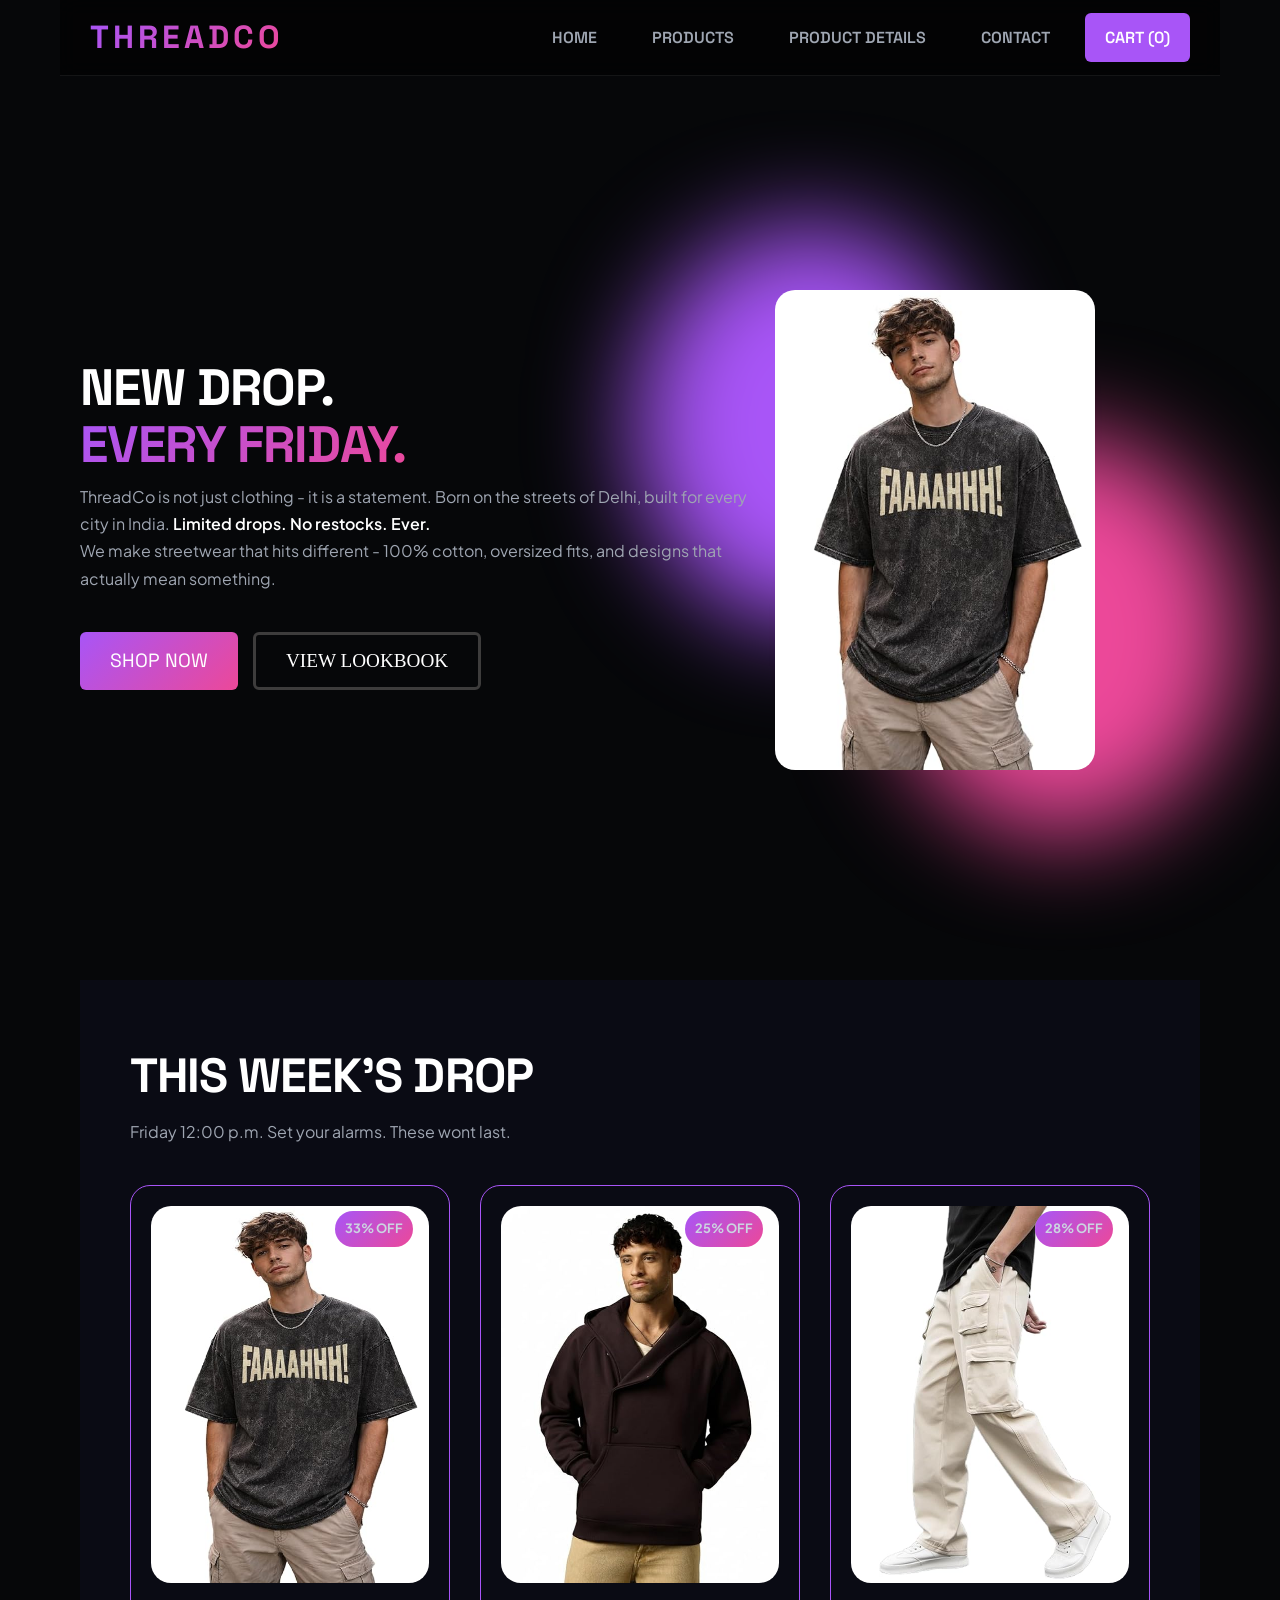
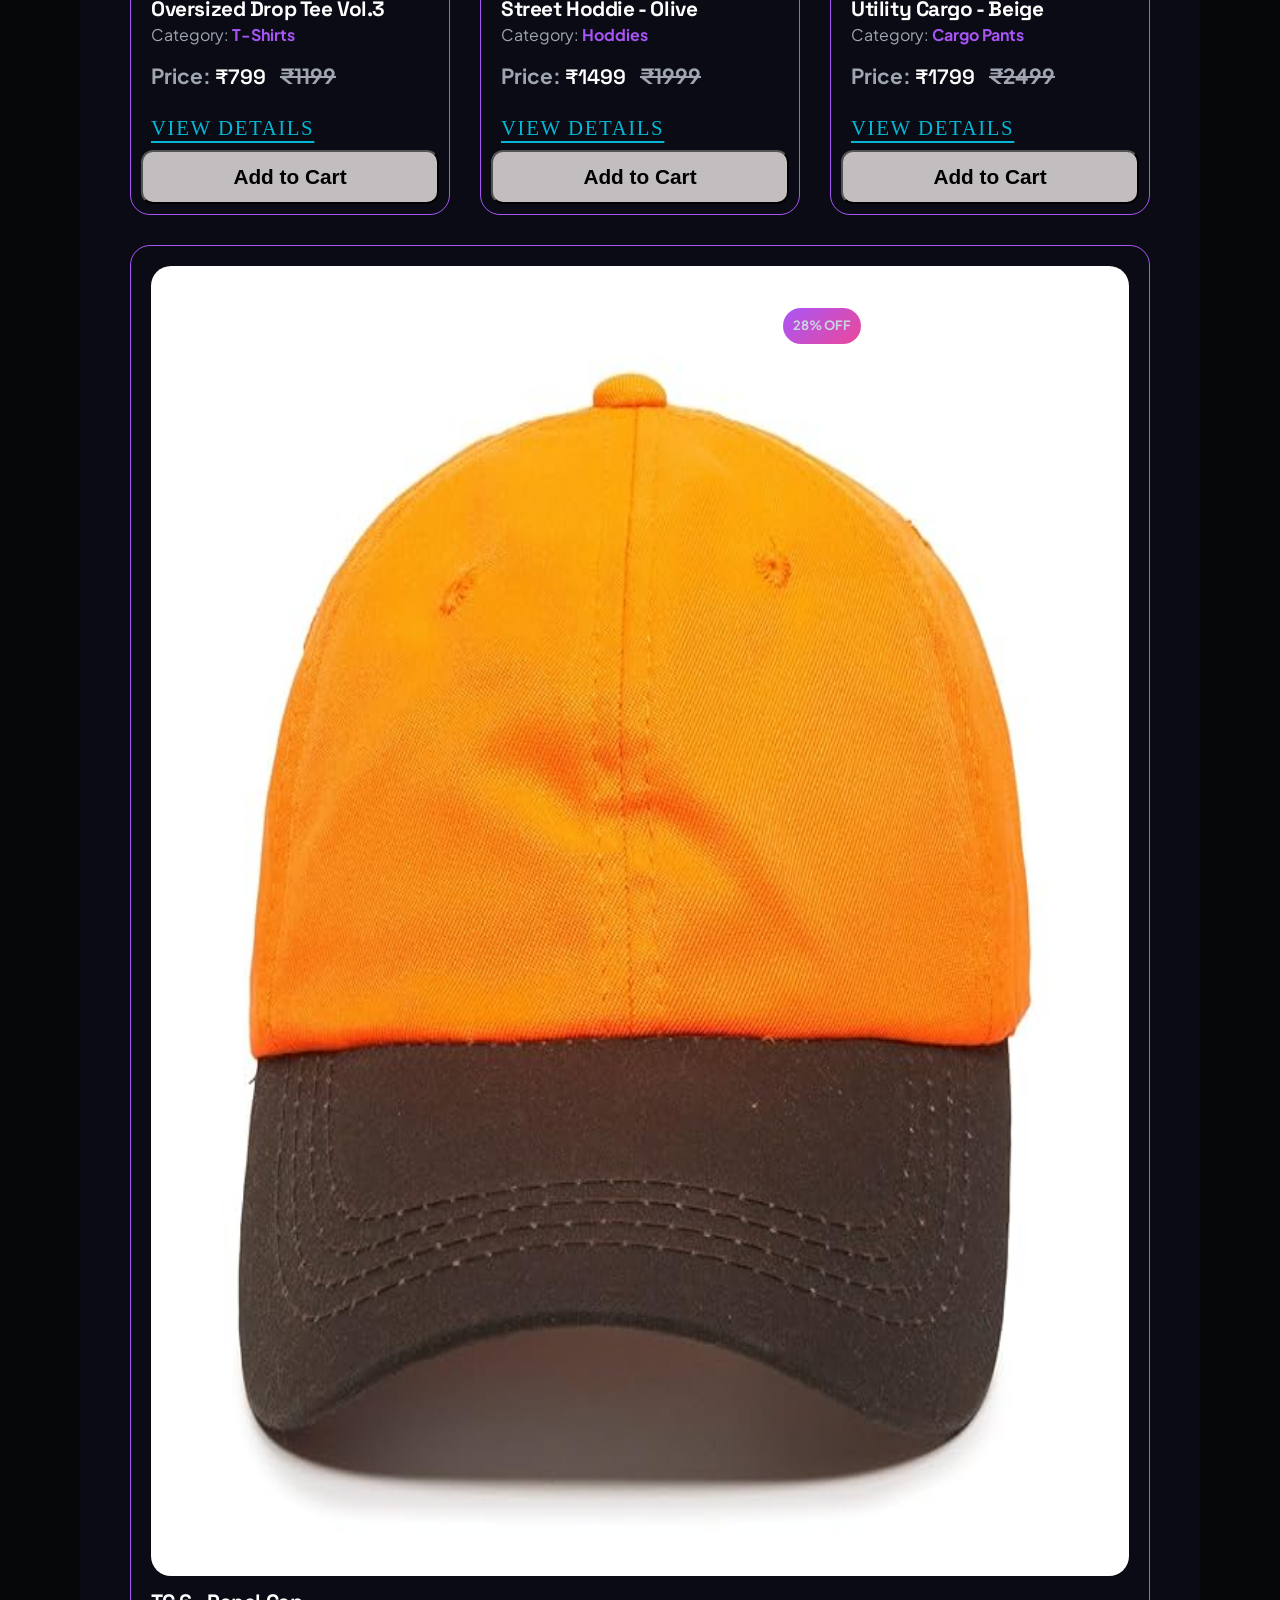
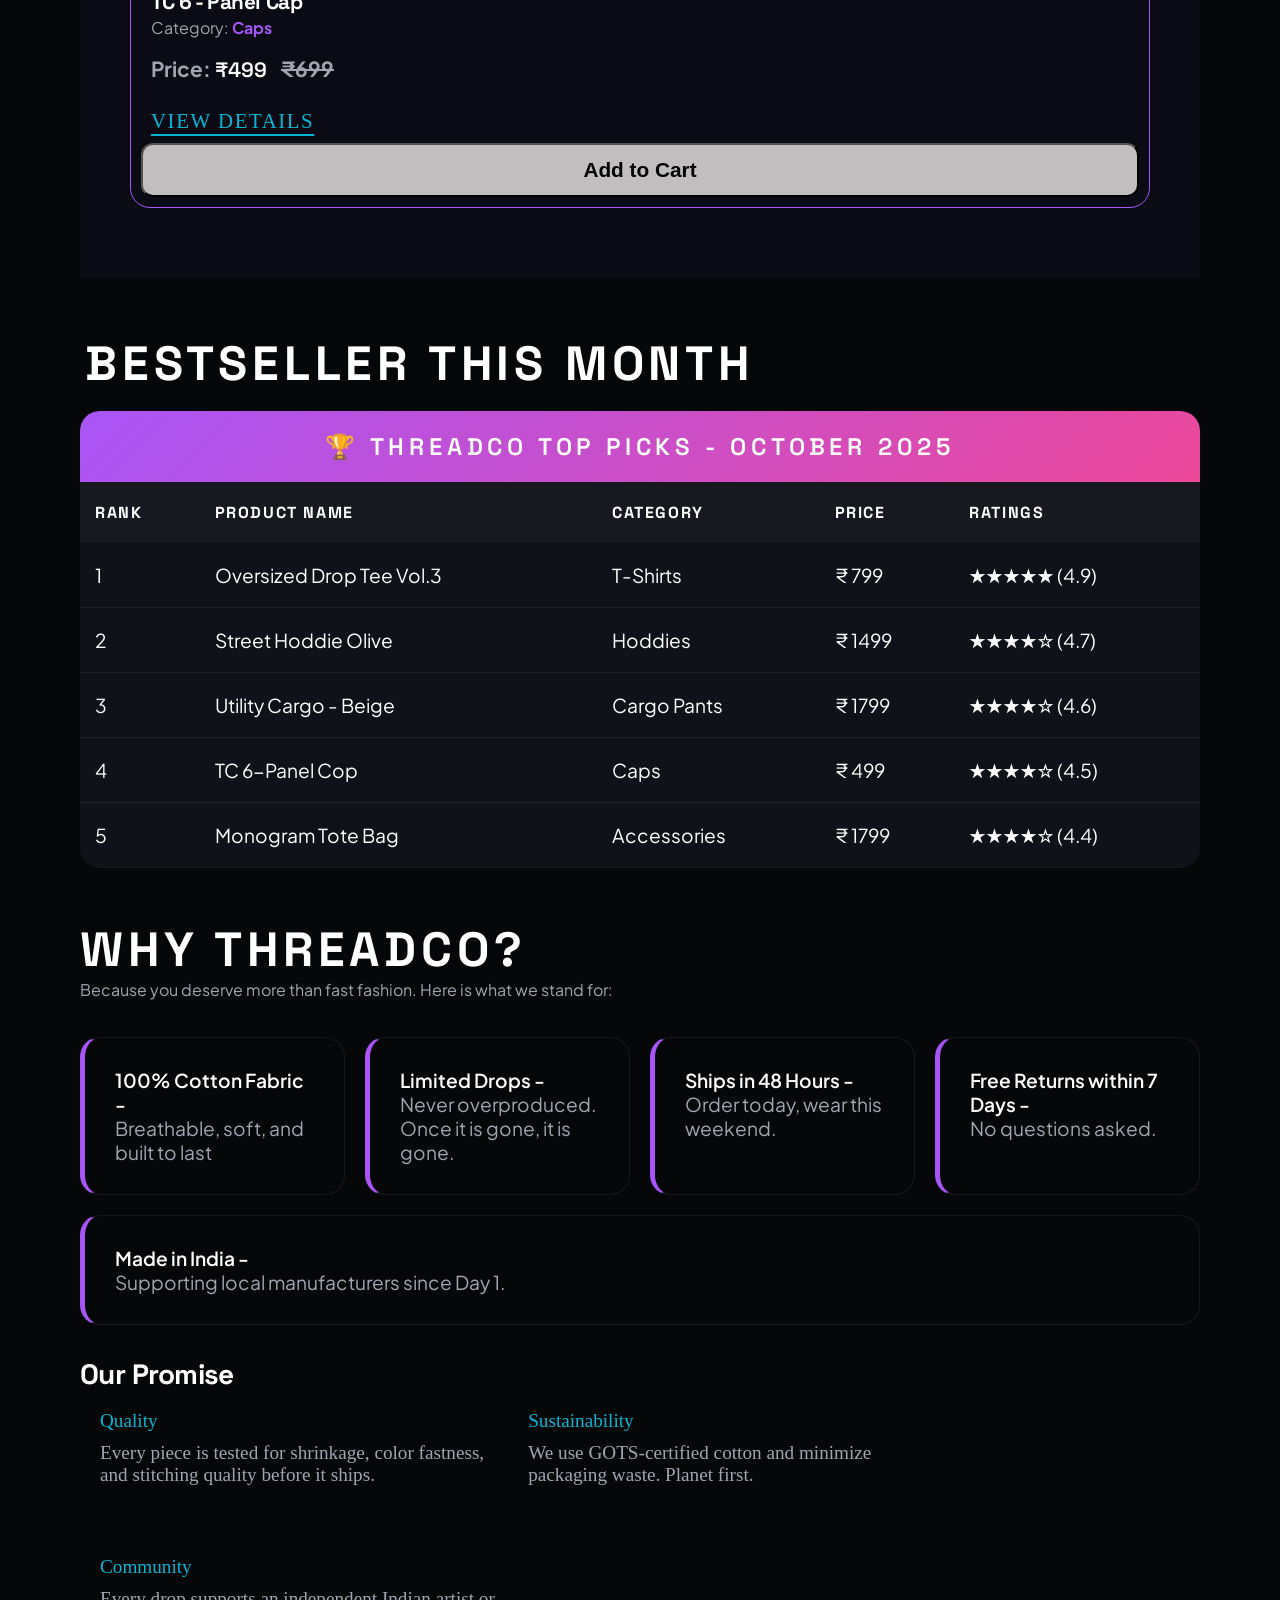
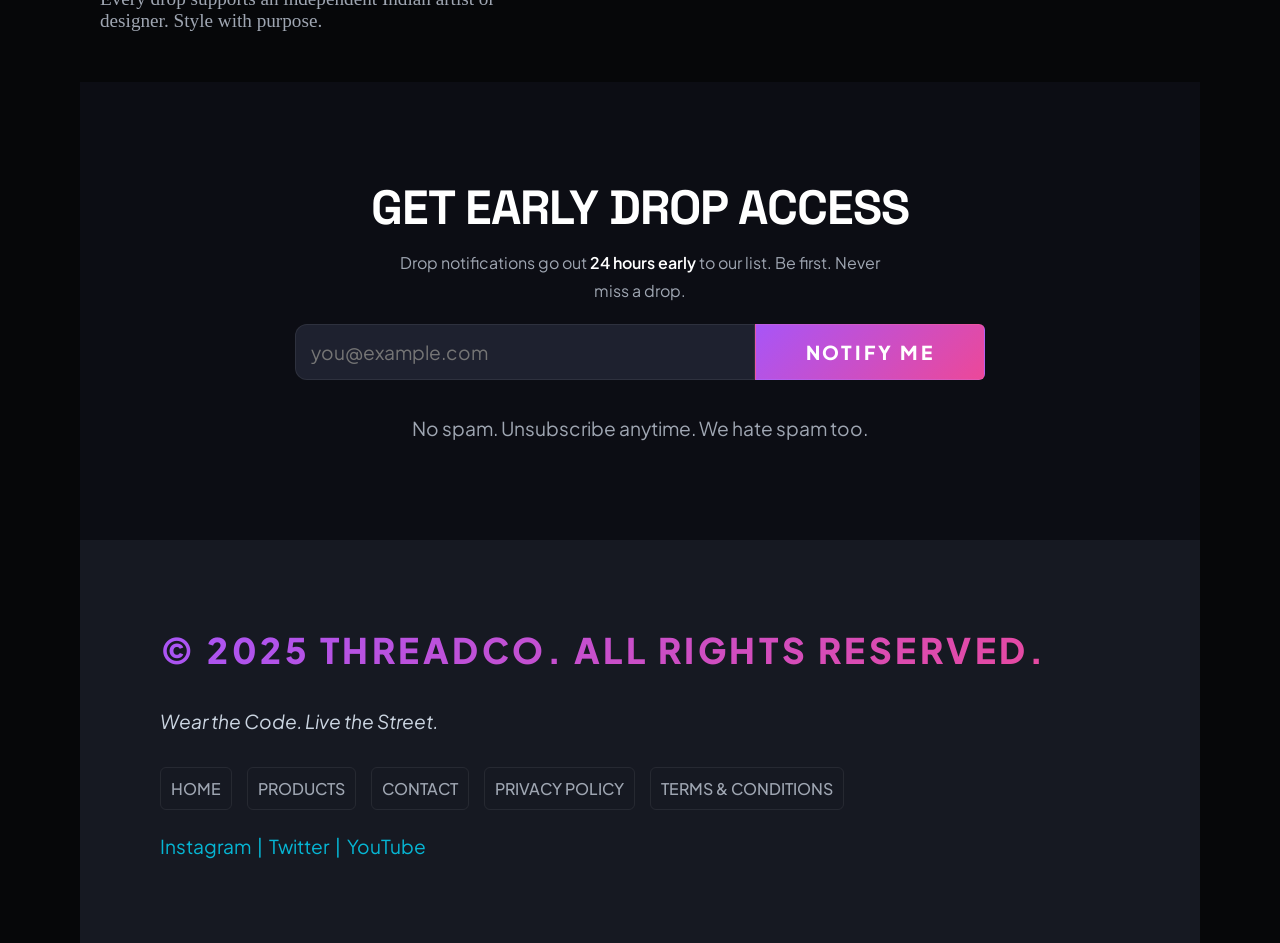
<file: index.html>
<!DOCTYPE html>
<html lang="en">

<head>
    <meta charset="UTF-8">
    <meta name="viewport" content="width=device-width, initial-scale=1.0">
    <title>ThreadCo - Wear the Code. Live the Street</title>
    <link rel="stylesheet" href="style.css">
</head>

<body>
    <header>
        <h1>ThreadCo</h1>
        <nav>
            <ul>
                <li><a href="index.html">Home</a></li>
                <li><a href="product.html">Products</a></li>
                <li><a href="productDetails.html">Product Details</a></li>
                <li><a href="Contact.html">Contact</a></li>
                <li><a href="" id="cart">Cart (0)</a></li>
            </ul>
        </nav>
    </header>

    <main>
        <section id="hero">
            <div class="left-hero">
                <h2>New Drop. <br> <span id="design">Every Friday.</span></h2>
                <p>ThreadCo is not just clothing - it is a statement. Born on the streets of Delhi, built for every
                    city
                    in India. <strong>Limited drops. No restocks. Ever.</strong><br> We make streetwear that hits
                    different
                    - 100% cotton, oversized fits, and designs that actually mean something.</p>

                <p>
                <div id="cta">
                    <a href="" id="adesign">Shop Now</a><a href="" id="adesign2">View Lookbook</a>
                </div>
                </p>

            </div>
            <div class="right-hero">
                <div class="glow orb1"></div>
                <div class="glow orb2"></div>
                <div class="right-hero-image">
                    <img src="product 1.jpg" alt="">
                </div>
                
            </div>
        </section>

        <section id="week-drop">

            <h2>This Week's Drop</h2>
            <p>Friday 12:00 p.m. Set your alarms. These wont last.</p>

            <div class="cards">
                <article>
                    <!-- Product 1 -->
                    <figure>
                        <img src="product 1.jpg" alt="" width="300px" height="500px">
                        <figcaption>Oversized Drop Tee Vol.3</figcaption>
                    </figure>

                    <h3>Oversized Drop Tee Vol.3</h3>

                    <p>Category: <span>T-Shirts</span></p>
                    <p>Price: <strong>&#8377;799</strong> <s>&#8377;1199</s></p>
                    <p><mark>33% OFF</mark></p>

                    <a href="">View Details</a>
                    <button type="submit">Add to Cart</button>
                </article>

                <article>
                    <!-- Product 2 -->
                    <figure>
                        <img src="product 2.jpg" alt="" width="300px" height="500px">
                        <figcaption>Street Hoddie - Olive</figcaption>
                    </figure>

                    <h3>Street Hoddie - Olive</h3>

                    <p>Category: <span>Hoddies</span></p>
                    <p>Price: <strong>&#8377;1499</strong> <s>&#8377;1999</s></p>
                    <p><mark>25% OFF</mark></p>

                    <a href="">View Details</a>
                    <button type="submit">Add to Cart</button>
                </article>

                <article>
                    <!-- Product 3 -->
                    <figure>
                        <img src="product 3.jpg" alt="" width="300px" height="500px">
                        <figcaption>Utility Cargo - Beige</figcaption>
                    </figure>

                    <h3>Utility Cargo - Beige</h3>

                    <p>Category: <span>Cargo Pants</span></p>
                    <p>Price: <strong>&#8377;1799</strong> <s>&#8377;2499</s></p>
                    <p><mark>28% OFF</mark></p>

                    <a href="">View Details</a>
                    <button type="submit">Add to Cart</button>
                </article>

                <article>
                    <!-- Product 5 -->
                    <figure>
                        <img src="product 4.jpg" alt="" width="400px" height="500px">
                        <figcaption>TC 6 - Panel Cap</figcaption>
                    </figure>

                    <h3>TC 6 - Panel Cap</h3>

                    <p>Category: <span>Caps</span></p>
                    <p>Price: <strong>&#8377;499</strong> <s>&#8377;699</s></p>
                    <p><mark>28% OFF</mark></p>

                    <a href="">View Details</a>
                    <button type="submit">Add to Cart</button>
                </article>
            </div>
        </section>

        <section class="best-seller" id="best-seller-month">
            <h2>Bestseller This Month</h2>
            <table>
                <tr>
                    <th colspan="5" style="text-align: center;"><strong>🏆 ThreadCo Top Picks - October 2025</strong>
                    </th>
                </tr>

                <tr>
                    <th>Rank</th>
                    <th>Product Name</th>
                    <th>Category</th>
                    <th>Price</th>
                    <th>Ratings</th>
                </tr>

                <tr>
                    <td>1</td>
                    <td>Oversized Drop Tee Vol.3</td>
                    <td>T-Shirts</td>
                    <td>&#8377 799</td>
                    <td>&#9733;&#9733;&#9733;&#9733;&#9733; (4.9)</td>
                </tr>

                <tr>
                    <td>2</td>
                    <td>Street Hoddie Olive</td>
                    <td>Hoddies</td>
                    <td>&#8377 1499</td>
                    <td>&#9733;&#9733;&#9733;&#9733;&#9734; (4.7)</td>
                </tr>

                <tr>
                    <td>3</td>
                    <td>Utility Cargo - Beige</td>
                    <td>Cargo Pants</td>
                    <td>&#8377 1799</td>
                    <td>&#9733;&#9733;&#9733;&#9733;&#9734; (4.6)</td>
                </tr>

                <tr>
                    <td>4</td>
                    <td> TC 6-Panel Cop</td>
                    <td>Caps</td>
                    <td>&#8377 499</td>
                    <td>&#9733;&#9733;&#9733;&#9733;&#9734; (4.5)</td>
                </tr>

                <tr>
                    <td>5</td>
                    <td>Monogram Tote Bag</td>
                    <td>Accessories</td>
                    <td>&#8377 1799</td>
                    <td>&#9733;&#9733;&#9733;&#9733;&#9734; (4.4)</td>
                </tr>
            </table>
        </section>

        <section id="why-threadco">
            <h2>Why ThreadCo?</h2>
            <p>Because you deserve more than fast fashion. Here is what we stand for:</p>
            <ul>
                <li><strong>100% Cotton Fabric - <br></strong><span>Breathable, soft, and built to last</span></li>
                <li><strong>Limited Drops - <br></strong><span>Never overproduced. Once it is gone, it is
                        gone.</span></li>
                <li><strong>Ships in 48 Hours - <br></strong><span>Order today, wear this weekend.</span></li>
                <li><strong>Free Returns within 7 Days - <br></strong><span>No questions asked.</span></li>
                <li><strong>Made in India - <br></strong><span>Supporting local manufacturers since Day 1.</span>
                </li>
            </ul>

            <h3>Our Promise</h3>

            <dl>
                <div class="our-promise">
                    <dt>Quality</dt>
                    <dd>Every piece is tested for shrinkage, color fastness,<br> and stitching quality before it
                        ships.
                    </dd>
                </div>

                <div class="our-promise">
                    <dt>Sustainability</dt>
                    <dd>We use GOTS-certified cotton and minimize <br> packaging waste. Planet first.</dd>
                </div>

                <div class="our-promise">
                    <dt>Community</dt>
                    <dd>Every drop supports an independent Indian artist or <br> designer. Style with purpose.</dd>
                </div>
            </dl>
        </section>

        <section class="end-section">
            <h2>Get Early Drop Access</h2>
            <p>Drop notifications go out <strong>24 hours early</strong> to our list. Be first. Never miss a drop.
            </p>

            <div id="notify">
                <label for="email">Email</label>
                <input type="email" id="email" placeholder="you@example.com">
                <button type="submit">Notify me</button>
            </div>
            <br><br>
            <small>No spam. Unsubscribe anytime. We hate spam too.</small>

        </section>
    </main>

    <footer class="footer">
        <p>&copy; 2025 ThreadCo. All rights reserved.</p>
        <p><em>Wear the Code. Live the Street.</em></p>
        <nav>
            <ul>
                <li><a href="index.html">Home</a></li>
                <li><a href="product.html">Products</a></li>
                <li><a href="Contact.html">Contact</a></li>
                <li><a href="">Privacy Policy</a></li>
                <li><a href="">Terms & Conditions</a></li>
            </ul>

        </nav>

        <p><a href="">Instagram</a>&nbsp; |&nbsp; <a href="">Twitter</a>&nbsp; |&nbsp; <a href="">YouTube</a></p>

    </footer>
</body>

</html>
</file>
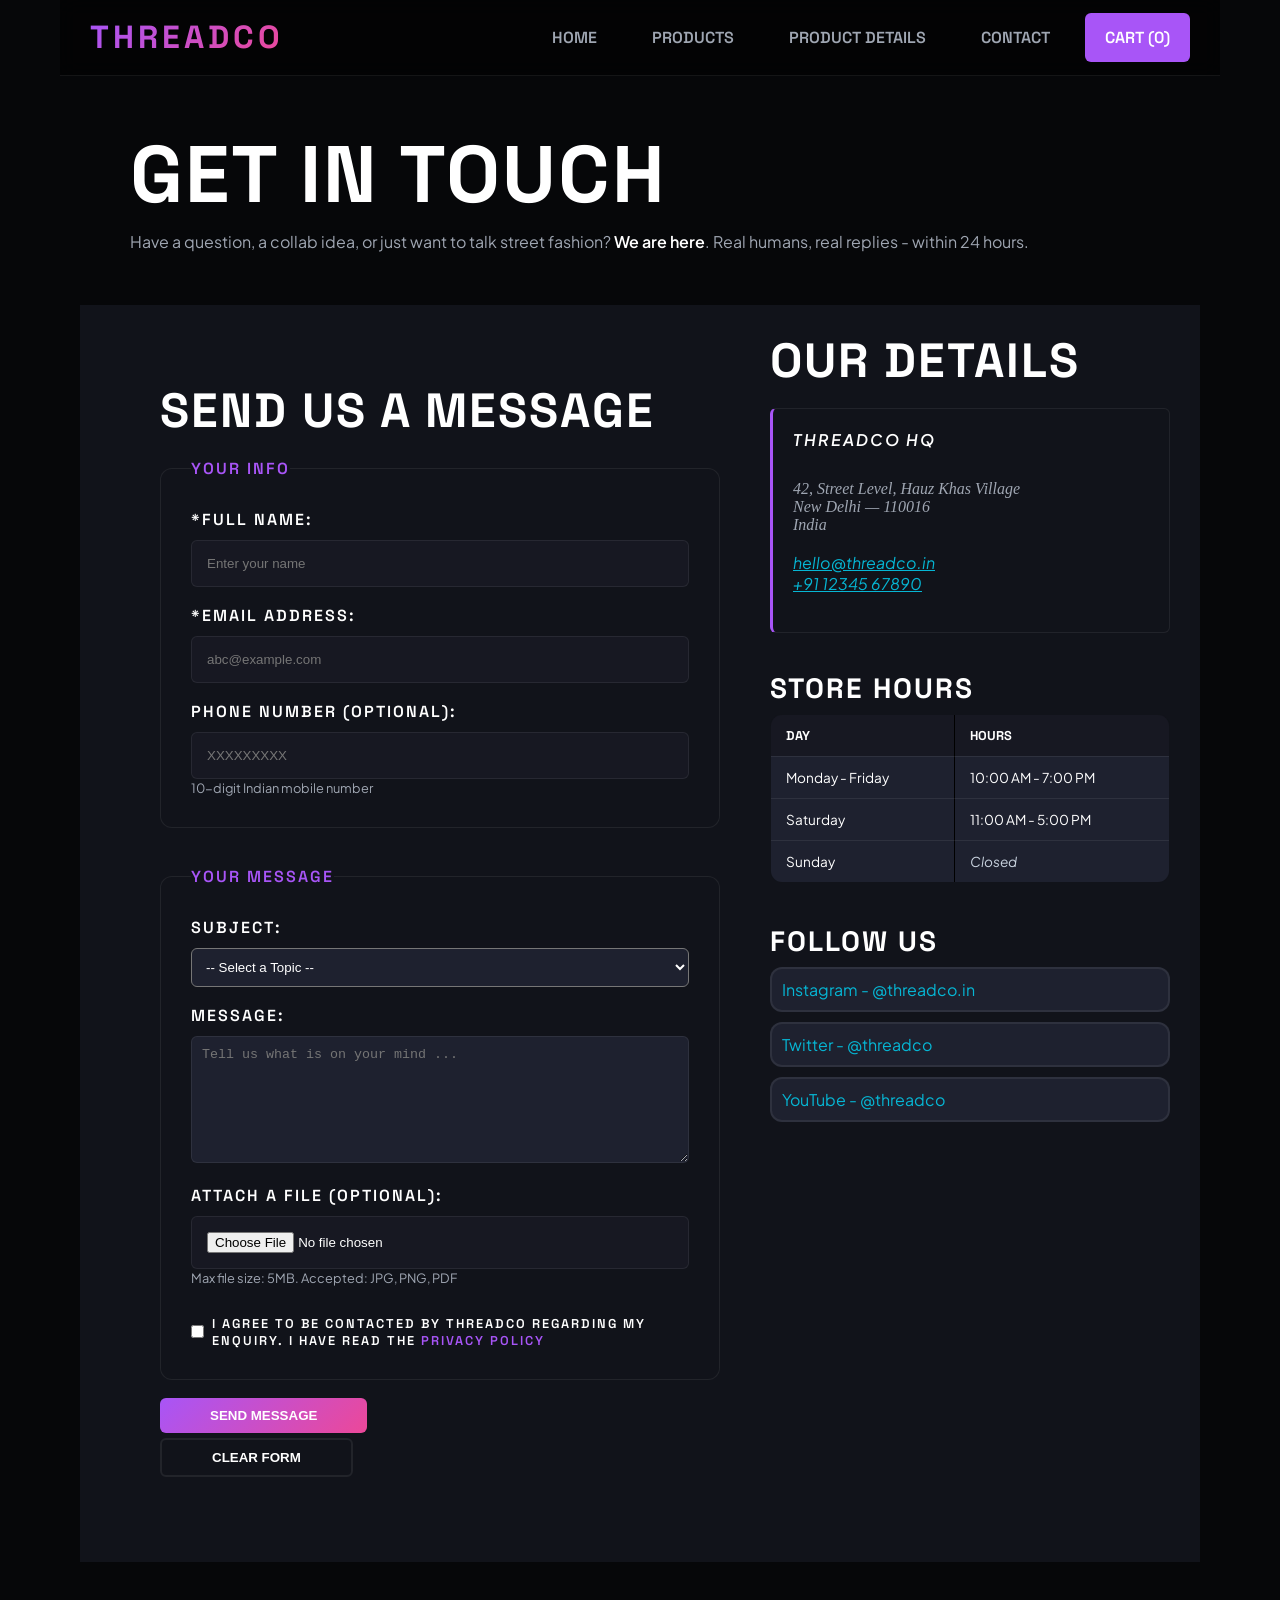
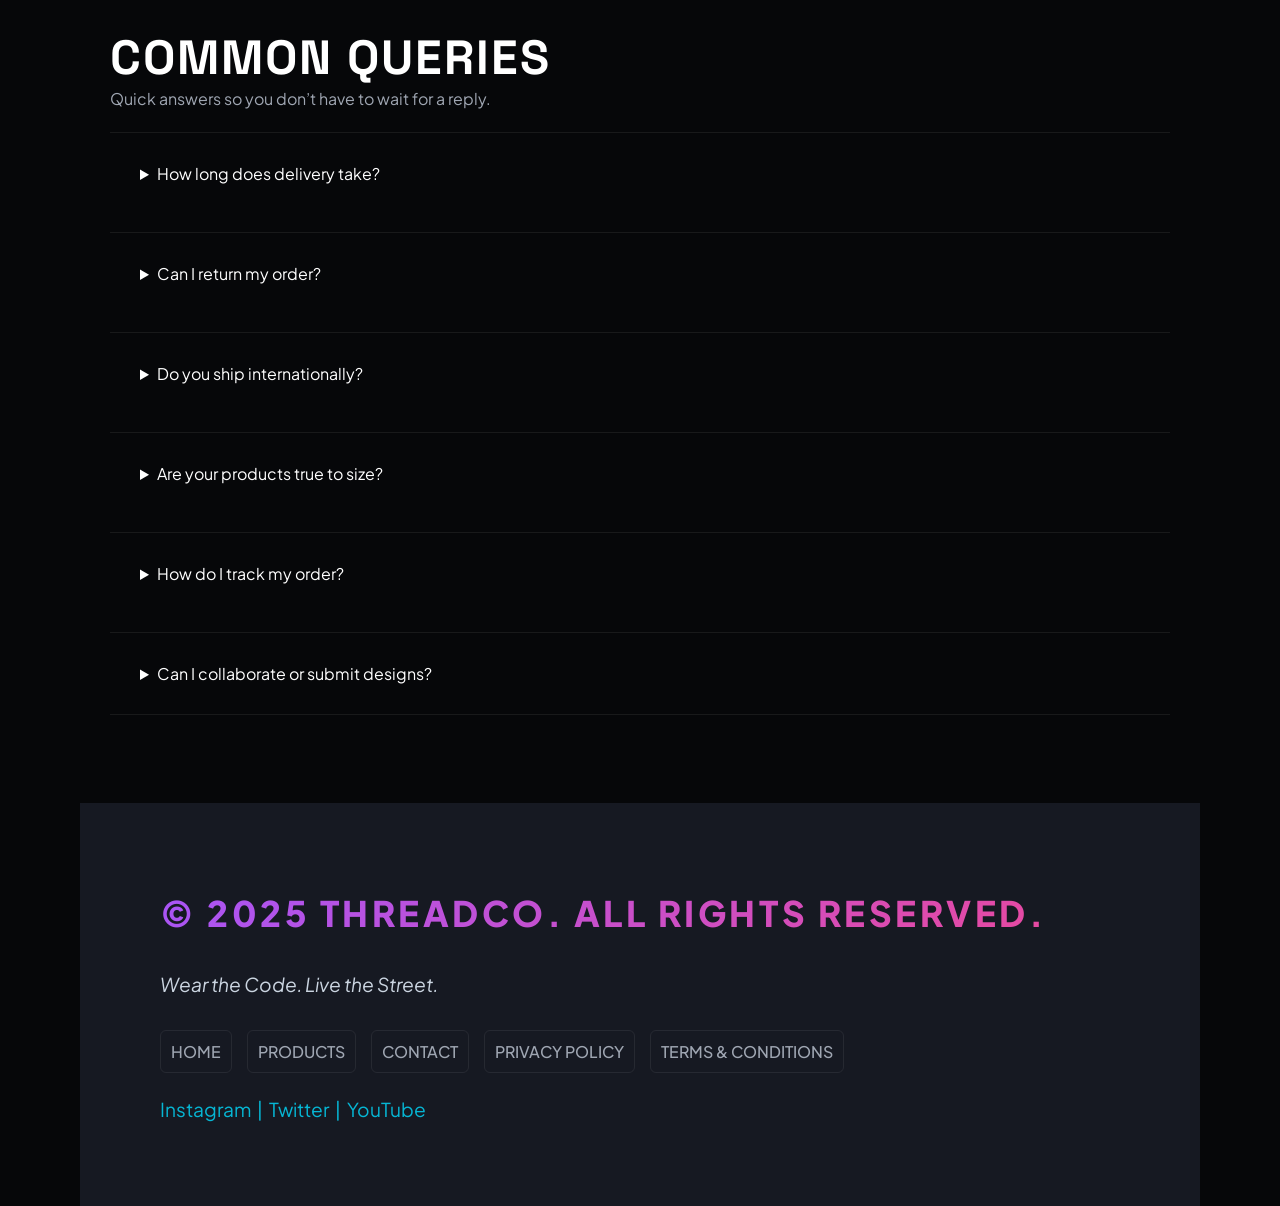
<file: Contact.html>
<!DOCTYPE html>
<html lang="en">

<head>
    <meta charset="UTF-8">
    <meta name="viewport" content="width=device-width, initial-scale=1.0">
    <title>ThreadCo - Contact</title>
    <link rel="stylesheet" href="style.css">
</head>
<style>
    table,
    tr,
    td,
    th {
        border: 1px solid black;
        border-collapse: collapse;
    }
</style>

<body>
    <header>
        <h1>ThreadCo</h1>
        <nav>
            <ul>
                <li><a href="index.html">Home</a></li>
                <li><a href="product.html">Products</a></li>
                <li><a href="productDetails.html">Product Details</a></li>
                <li><a href="Contact.html">Contact</a></li>
                <li><a href="" id="cart">Cart (0)</a></li>
            </ul>
        </nav>
    </header>

    <main>
        <section id="get-in-touch">
            <h2>Get in Touch</h2>
            <p>Have a question, a collab idea, or just want to talk street fashion? <strong>We are here</strong>.
                Real humans, real replies - within 24 hours.</p>
        </section>


        <div class="our-details">
            <section class="msg">
                <h2>Send Us a Message</h2>
                <form action="">
                    <fieldset>
                        <legend>Your Info</legend>

                        <label for="name">*Full Name: </label>
                        <input type="text" placeholder="Enter your name" id="name" required>
                        <br><br>

                        <label for="emails">*Email Address: </label>
                        <input type="email" id="emails" placeholder="abc@example.com" required>
                        <br><br>

                        <label for="num">Phone Number (Optional): </label>
                        <input type="number" min="0" placeholder="XXXXXXXXX">
                        <br>
                        <small>10-digit Indian mobile number</small>
                    </fieldset>
                </form>
                <br>

                <form action="">
                    <fieldset>
                        <legend>Your Message</legend>

                        <label for="sub">Subject: </label>
                        <select id="sub">
                            <option value="">-- Select a Topic --</option>
                            <option value="">Order Issue</option>
                            <option value="">Return / Refund</option>
                            <option value="">Collaboration / Partnership</option>
                            <option value="">Wholesale Enquiry</option>
                            <option value="">General Query</option>
                        </select>
                        <br><br>

                        <label for="msg">Message: </label>
                        <br>
                        <textarea name="" id="" rows="7" cols="50"
                            placeholder="Tell us what is on your mind ..."></textarea>
                        <br><br>

                        <label for="files">Attach a File (optional): </label>
                        <input type="file"><br>
                        <small>Max file size: 5MB. Accepted: JPG, PNG, PDF</small>
                        <br><br>

                        <label class="consent">
                            <input type="checkbox">
                            <span>
                                I Agree To Be Contacted By ThreadCo Regarding My Enquiry.
                                I Have Read The <a href="">Privacy Policy</a>
                            </span>
                        </label>
                    </fieldset>
                    <br>

                    <button type="submit">Send Message</button>
                    <br>
                    <button type="submit">Clear Form</button>
                </form>
            </section>

            <section class="our">
                <h2>Our Details</h2>

                <address>
                    <strong>ThreadCo HQ </strong><br>
                    <div>
                        42, Street Level, Hauz Khas Village <br>
                        New Delhi — 110016 <br>
                        India <br><br>
                    </div>

                    <a href="mailto:hello@threadco.in">hello@threadco.in</a><br>
                    <a href="tel:+911234567890">+91 12345 67890</a><br><br>
                </address>

                <h3>Store Hours</h3>

                <table>
                    <tr>
                        <th>Day</th>
                        <th>Hours</th>
                    </tr>

                    <tr>
                        <td>Monday - Friday</td>
                        <td>10:00 AM - 7:00 PM</td>
                    </tr>
                    <tr>

                        <td>Saturday</td>
                        <td>11:00 AM - 5:00 PM</td>
                    </tr>
                    <tr>

                        <td>Sunday</td>
                        <td><em>Closed</em></td>
                    </tr>
                </table>
                <br>

                <h3>Follow Us</h3>

                <ul>
                    <li><a href="">Instagram - @threadco.in</a></li>
                    <li><a href="">Twitter - @threadco</a></li>
                    <li><a href="">YouTube - @threadco</a></li>
                </ul>
            </section>
        </div>

        <section class="common-queries">
            <h2>Common Queries</h2>
            <p>Quick answers so you don’t have to wait for a reply.</p>

            <details>
                <summary>
                    How long does delivery take?
                </summary>
                <br>
                We ship within <strong>48 hours</strong> of order confirmation. Standard delivery takes
                <strong>3—5</strong> business days across India. Express delivery (1—2 days) is available at checkout
                for select pin codes.
            </details>
            <br>

            <details>
                <summary>Can I return my order?</summary>
                <br>
                Yes! We offer <strong>free returns within 7 days</strong> of delivery. The item must be unworn,
                unwashed, and in its original packaging with all tags attached. Initiate your return from the Orders
                section of your account.
            </details>
            <br>

            <details>
                <summary>Do you ship internationally?</summary>
                <br>
                Not yet — but we’re working on it. International shipping is planned for early 2026. Sign up for our
                newsletter to get notified first.
            </details>
            <br>

            <details>
                <summary>Are your products true to size?</summary>
                <br>
                ThreadCo tees and hoodies are <strong>oversized by design</strong>. If you prefer a more fitted look, we
                recommend sizing down. Check the <a href="productDetails.html#sizes">Size Guide</a> on any product page
                for exact measurements.
            </details>
            <br>

            <details>
                <summary>How do I track my order?</summary><br>
                Once your order ships, you will receive a tracking link via SMS and email. You can also track your order
                by entering your order ID on our <a href="">Order Tracking page</a>.
            </details>
            <br>

            <details>
                <summary>Can I collaborate or submit designs?</summary>
                <br>
                Absolutely. ThreadCo works with independent Indian artists on every drop. If you have a design concept
                or want to collab, reach out via the form above and select “Collaboration / Partnership” as the subject.
                We read every single message.
            </details>
            <br>
        </section>
    </main>

    <footer class="footer">
        <p>&copy; 2025 ThreadCo. All rights reserved.</p>
        <p><em>Wear the Code. Live the Street.</em></p>
        <nav>
            <ul>
                <li><a href="index.html">Home</a></li>
                <li><a href="product.html">Products</a></li>
                <li><a href="Contact.html">Contact</a></li>
                <li><a href="">Privacy Policy</a></li>
                <li><a href="">Terms & Conditions</a></li>
            </ul>

        </nav>

        <p><a href="">Instagram</a>&nbsp; |&nbsp; <a href="">Twitter</a>&nbsp; |&nbsp; <a href="">YouTube</a></p>

    </footer>
</body>

</html>
</file>
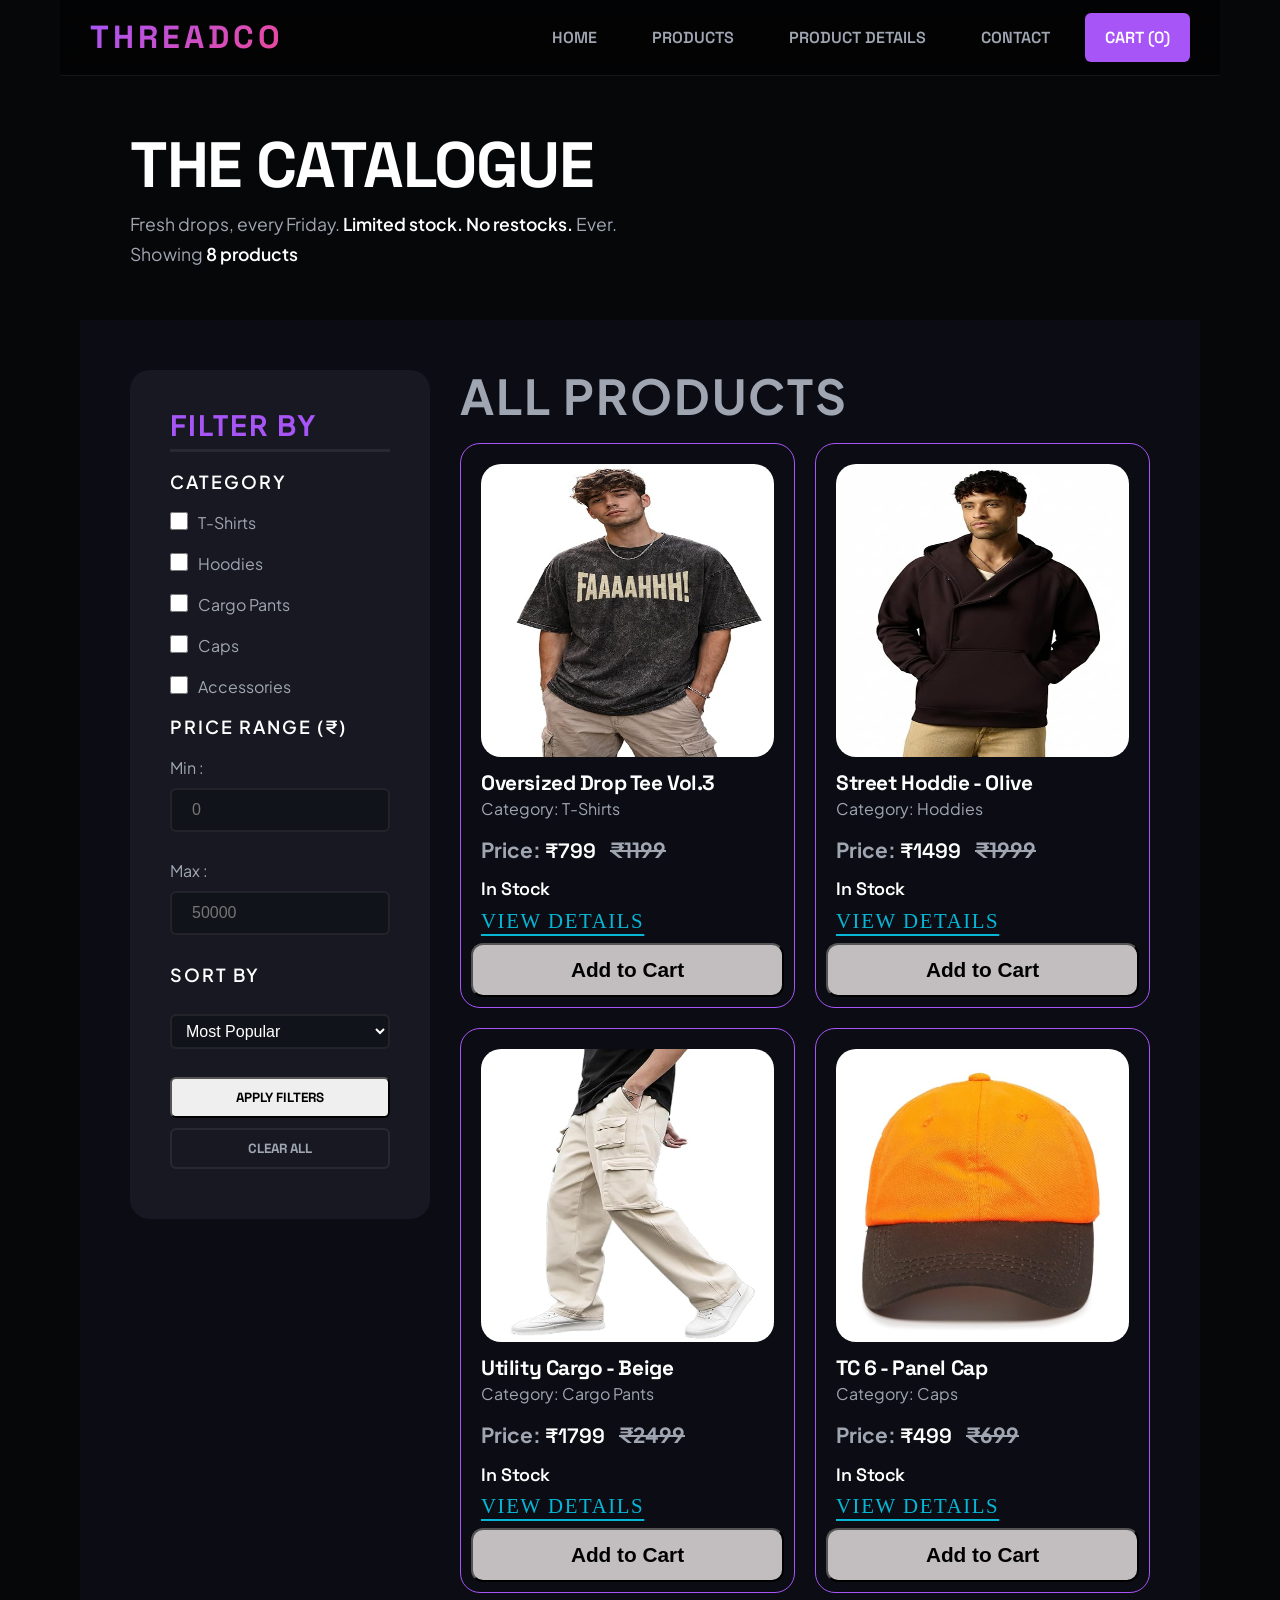
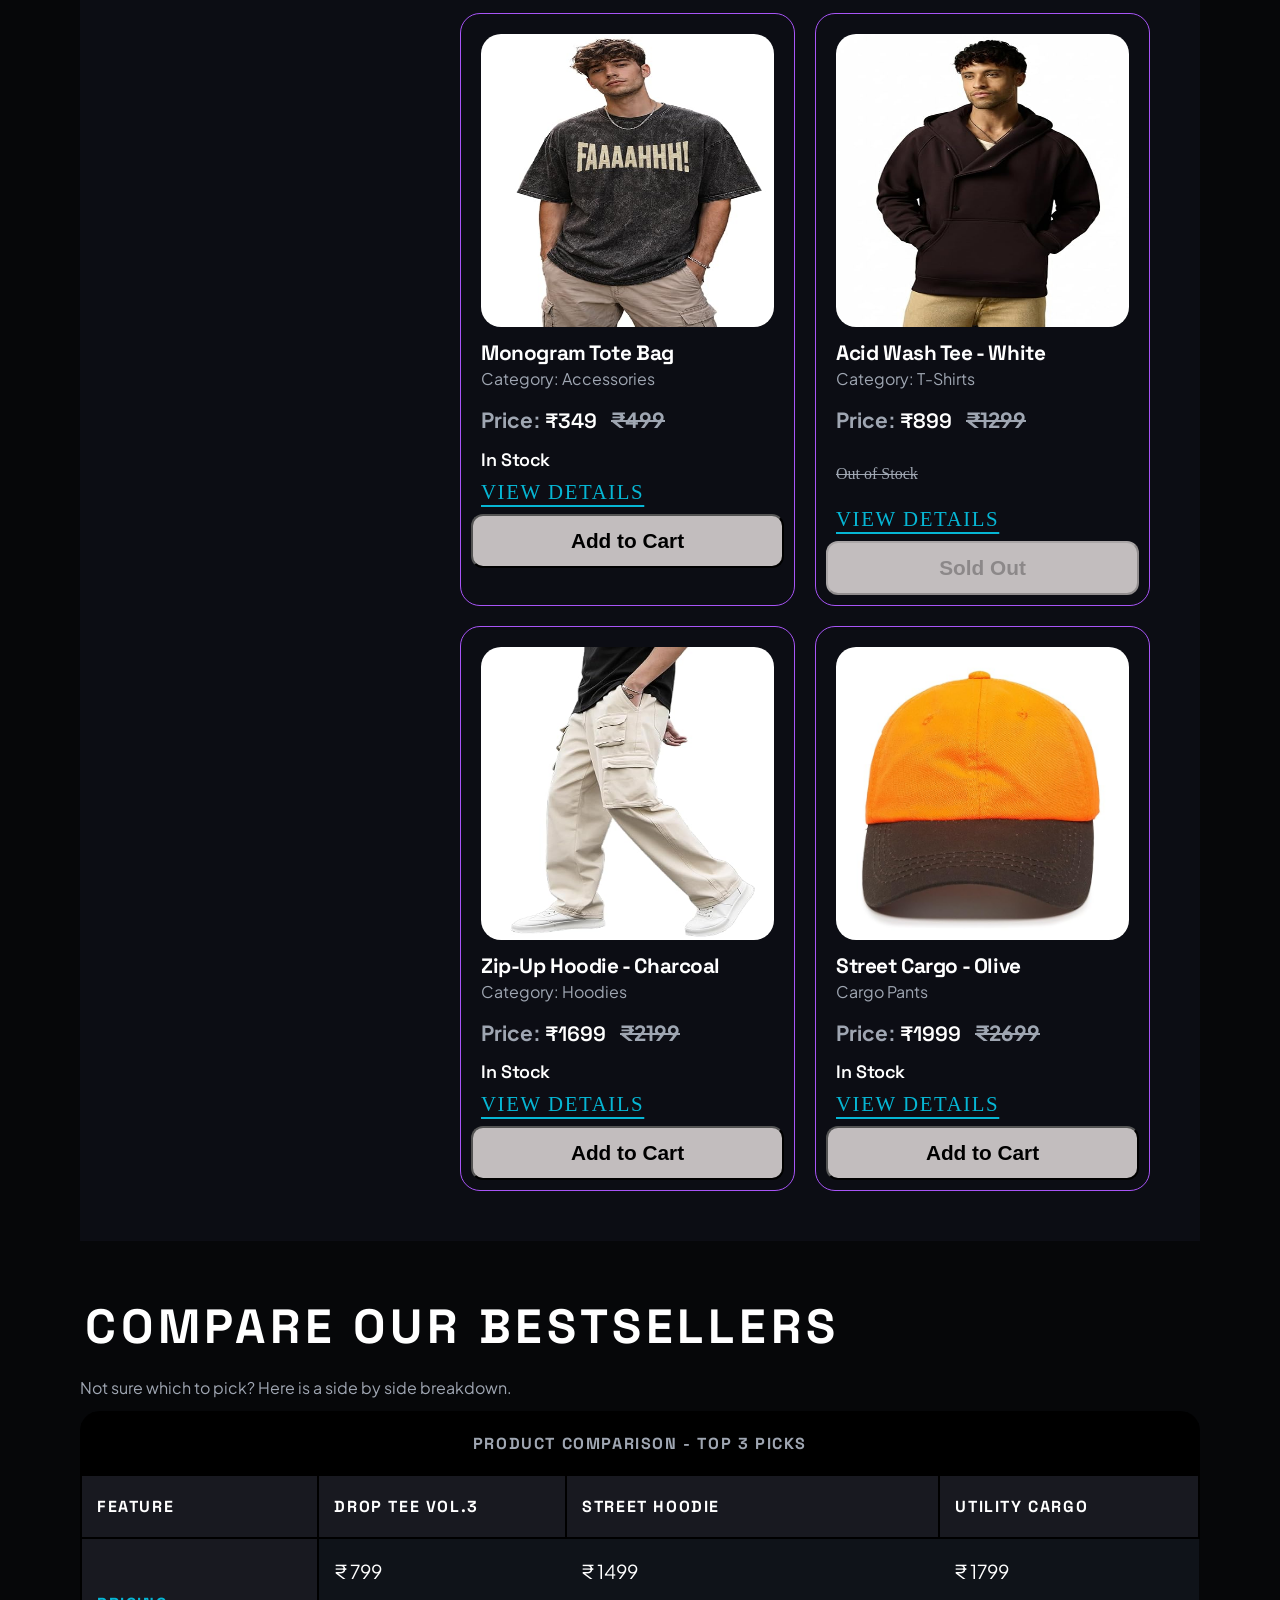
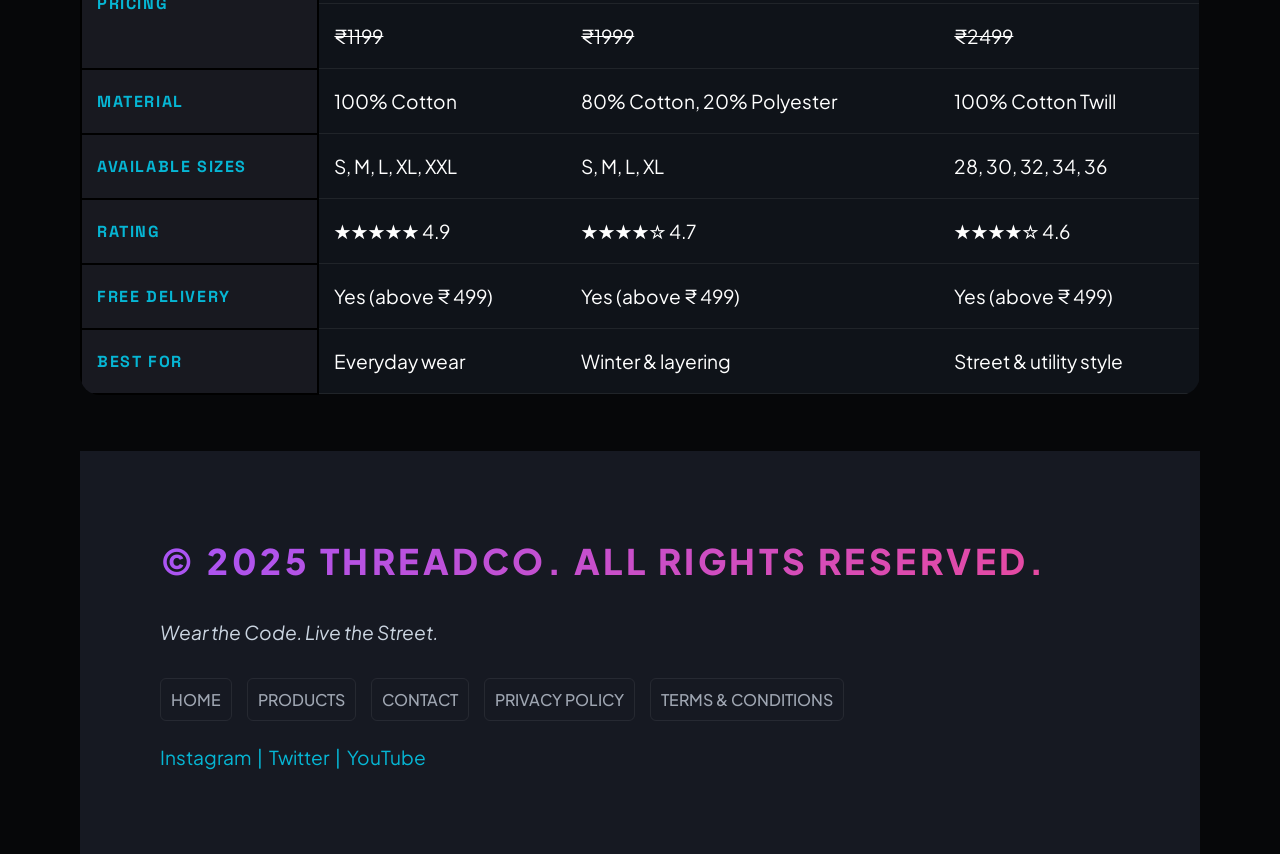
<file: product.html>
<!DOCTYPE html>
<html lang="en">

<head>
    <meta charset="UTF-8">
    <meta name="viewport" content="width=device-width, initial-scale=1.0">
    <title>ThreadCo - Products</title>
    <link rel="stylesheet" href="style.css">
</head>

<body>
    <header>
        <h1>ThreadCo</h1>
        <nav>
            <ul>
                <li><a href="index.html">Home</a></li>
                <li><a href="product.html">Products</a></li>
                <li><a href="productDetails.html">Product Details</a></li>
                <li><a href="Contact.html">Contact</a></li>
                <li><a href="" id="cart">Cart (0)</a></li>
            </ul>
        </nav>
    </header>

    <main>
        <section id="catalogue">
            <h2>The Catalogue</h2>
            <p>Fresh drops, every Friday. <strong>Limited stock. No restocks.</strong> Ever.</p>
            <p>Showing <strong>8 products</strong></p>
        </section>

        <div id="product-layout">
            <section id="sidebar">
                <h3>Filter By</h3>
                <h4>Category</h4>

                <ul>
                    <li>
                        <input type="checkbox" id="tshirt">
                        <label for="tshirt">T-Shirts</label>
                    </li>

                    <li>
                        <input type="checkbox" id="hood">
                        <label for="hood">Hoodies</label>
                    </li>

                    <li>
                        <input type="checkbox" id="cp">
                        <label for="cp">Cargo Pants</label>
                    </li>

                    <li>
                        <input type="checkbox" id="caps">
                        <label for="caps">Caps</label>
                    </li>

                    <li>
                        <input type="checkbox" id="acc">
                        <label for="acc">Accessories</label>
                    </li>
                </ul>

                <h4>Price Range (&#8377;)</h4>

                <label for="min">Min : </label>
                <input type="number" placeholder="0" min="0">
                <br><br>

                <label for="max">Max : </label>
                <input type="number" placeholder="50000" max="50000">

                <h4>Sort By</h4>
                <select name="sort" id="sort">
                    <option value="">Most Popular</option>
                    <option value="">Price: Low to High</option>
                    <option value="">Price: High to Low</option>
                    <option value="">Newest First</option>
                </select>
                <br><br>
                <button type="submit">Apply Filters</button>
                <button type="clear" id="clear-all">Clear All</button>
            </section>

            <section id="products">
                <h2>All Products</h2>

                <div class="grid">
                    <article>
                        <!-- Product 1 -->
                        <figure>
                            <img src="product 1.jpg" alt="" width="300px" height="500px">
                            <figcaption>Oversized Drop Tee Vol.3</figcaption>
                        </figure>
                        <h3>Oversized Drop Tee Vol.3</h3>
                        <p>Category: T-Shirts</p>
                        <p>Price: <strong>&#8377;799</strong> <s>&#8377;1199</s></p>
                        <!-- <p><mark>33% OFF</mark></p> -->
                        <h4><strong>In Stock</strong></h4>
                        <a href="">View Details</a>
                        <button type="submit">Add to Cart</button>
                    </article>

                    <article>
                        <!-- Product 2 -->
                        <figure>
                            <img src="product 2.jpg" alt="" width="300px" height="500px">
                            <figcaption>Street Hoddie - Olive</figcaption>
                        </figure>
                        <h3>Street Hoddie - Olive</h3>
                        <p>Category: Hoddies</p>
                        <p>Price: <strong>&#8377;1499</strong> <s>&#8377;1999</s></p>
                        <!-- <p><mark>25% OFF</mark></p> -->
                        <h4><strong>In Stock</strong></h4>
                        <a href="">View Details</a>
                        <button type="submit">Add to Cart</button>
                    </article>

                    <article>
                        <!-- Product 3 -->
                        <figure>
                            <img src="product 3.jpg" alt="" width="300px" height="500px">
                            <figcaption>Utility Cargo - Beige</figcaption>
                        </figure>
                        <h3>Utility Cargo - Beige</h3>
                        <p>Category: Cargo Pants</p>
                        <p>Price: <strong>&#8377;1799</strong> <s>&#8377;2499</s></p>
                        <!-- <p><mark>28% OFF</mark></p> -->
                        <h4><strong>In Stock</strong></h4>
                        <a href="">View Details</a>
                        <button type="submit">Add to Cart</button>
                    </article>

                    <article>
                        <!-- Product 4 -->
                        <figure>
                            <img src="product 4.jpg" alt="" width="400px" height="500px">
                            <figcaption>TC 6 - Panel Cap</figcaption>
                        </figure>
                        <h3>TC 6 - Panel Cap</h3>
                        <p>Category: Caps</p>
                        <p>Price: <strong>&#8377;499</strong> <s>&#8377;699</s></p>
                        <!-- <p><mark>28% OFF</mark></p> -->
                        <h4><strong>In Stock</strong></h4>
                        <a href="">View Details</a>
                        <button type="submit">Add to Cart</button>
                    </article>

                    <article>
                        <!-- Product 5 -->
                        <figure>
                            <img src="product 1.jpg" alt="" width="300px" height="500px">
                            <figcaption>Monogram Tote Bag - Cream</figcaption>
                        </figure>
                        <h3>Monogram Tote Bag</h3>
                        <p>Category: Accessories</p>
                        <p>Price: <strong>&#8377;349</strong> <s>&#8377;499</s></p>
                        <!-- <p><mark>30% OFF</mark></p> -->
                        <h4><strong>In Stock</strong></h4>
                        <a href="">View Details</a>
                        <button type="submit">Add to Cart</button>
                    </article>

                    <article>
                        <!-- Product 6 -->
                        <figure>
                            <img src="product 2.jpg" alt="" width="300px" height="500px">
                            <figcaption>Acid Wash Tee - White</figcaption>
                        </figure>
                        <h3>Acid Wash Tee - White</h3>
                        <p>Category: T-Shirts</p>
                        <p>Price: <strong>&#8377;899</strong> <s>&#8377;1299</s></p>
                        <!-- <p><mark>30% OFF</mark></p> -->
                        <p><s>Out of Stock</s></p>
                        <a href="">View Details</a>
                        <button disabled>Sold Out</button>
                    </article>

                    <article>
                        <!-- Product 7 -->
                        <figure>
                            <img src="product 3.jpg" alt="" width="300px" height="500px">
                            <figcaption>Zip-Up Hoodie - Charcoal</figcaption>
                        </figure>
                        <h3>Zip-Up Hoodie - Charcoal</h3>
                        <p>Category: Hoodies</p>
                        <p>Price: <strong>&#8377;1699</strong> <s>&#8377;2199</s></p>
                        <!-- <p><mark>22% OFF</mark></p> -->
                        <h4><strong>In Stock</strong></h4>
                        <a href="">View Details</a>
                        <button type="submit">Add to Cart</button>
                    </article>

                    <article>
                        <!-- Product 8 -->
                        <figure>
                            <img src="product 4.jpg" alt="" width="400px" height="500px">
                            <figcaption>Street Cargo - Olive</figcaption>
                        </figure>
                        <h3>Street Cargo - Olive</h3>
                        <p>Cargo Pants</p>
                        <p>Price: <strong>&#8377;1999</strong> <s>&#8377;2699</s></p>
                        <!-- <p><mark>25% OFF</mark></p> -->
                        <h4><strong>In Stock</strong></h4>
                        <a href="">View Details</a>
                        <button type="submit">Add to Cart</button>
                    </article>
                </div>
            </section>
        </div>
        
        <section class="best-seller comparison">
            <h2>Compare Our Bestsellers</h2>
            <p>Not sure which to pick? Here is a side by side breakdown.</p>

            <table>
                <tr>
                    <th colspan="4">Product Comparison - Top 3 Picks</th>
                </tr>

                <tr>
                    <th>Feature</th>
                    <th>Drop Tee Vol.3</th>
                    <th>Street Hoodie</th>
                    <th>Utility Cargo</th>
                </tr>

                <tr>
                    <th rowspan="2">Pricing</th>
                    <td>₹ 799</td>
                    <td>₹ 1499</td>
                    <td>₹ 1799</td>
                </tr>

                <tr>
                    <td><s>&#8377;1199</s></td>
                    <td><s>&#8377;1999</s></td>
                    <td><s>&#8377;2499</s></td>
                </tr>

                <tr>
                    <th>Material</th>
                    <td>100% Cotton</td>
                    <td>80% Cotton, 20% Polyester</td>
                    <td>100% Cotton Twill</td>
                </tr>

                <tr>
                    <th>Available Sizes</th>
                    <td>S, M, L, XL, XXL</td>
                    <td>S, M, L, XL</td>
                    <td>28, 30, 32, 34, 36</td>
                </tr>

                <tr>
                    <th>Rating</th>
                    <td>&#9733;&#9733;&#9733;&#9733;&#9733; 4.9</td>
                    <td>&#9733;&#9733;&#9733;&#9733;&#9734; 4.7</td>
                    <td>&#9733;&#9733;&#9733;&#9733;&#9734; 4.6</td>
                </tr>

                <tr>
                    <th>Free Delivery</th>
                    <td>Yes (above ₹ 499)</td>
                    <td>Yes (above ₹ 499)</td>
                    <td>Yes (above ₹ 499)</td>
                </tr>

                <tr>
                    <th>Best For</th>
                    <td>Everyday wear</td>
                    <td>Winter & layering</td>
                    <td>Street & utility style</td>
                </tr>

            </table>
        </section>
    </main>

    <footer class="footer">
        <p>&copy; 2025 ThreadCo. All rights reserved.</p>
        <p><em>Wear the Code. Live the Street.</em></p>
        <nav>
            <ul>
                <li><a href="index.html">Home</a></li>
                <li><a href="product.html">Products</a></li>
                <li><a href="Contact.html">Contact</a></li>
                <li><a href="">Privacy Policy</a></li>
                <li><a href="">Terms & Conditions</a></li>
            </ul>

        </nav>

        <p><a href="">Instagram</a>&nbsp; |&nbsp; <a href="">Twitter</a>&nbsp; |&nbsp; <a href="">YouTube</a></p>

    </footer>
</body>

</html>
</file>
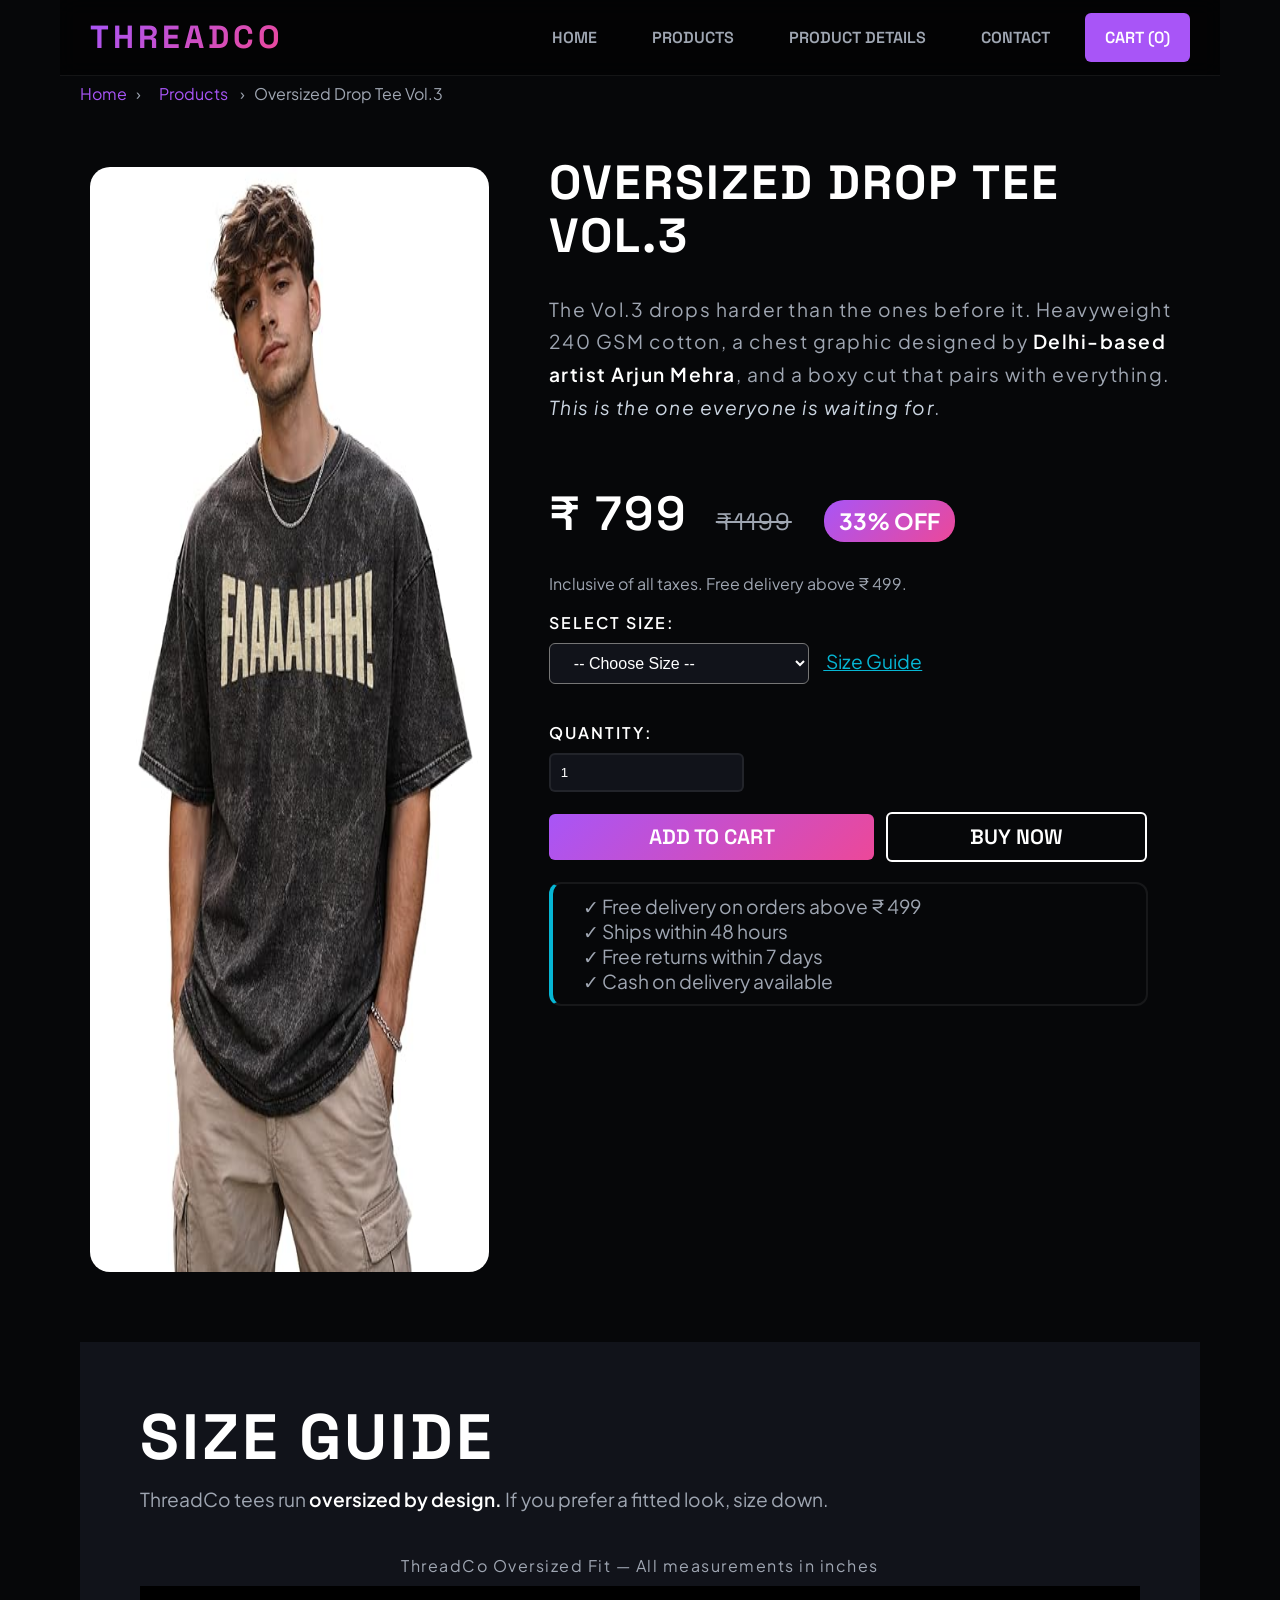
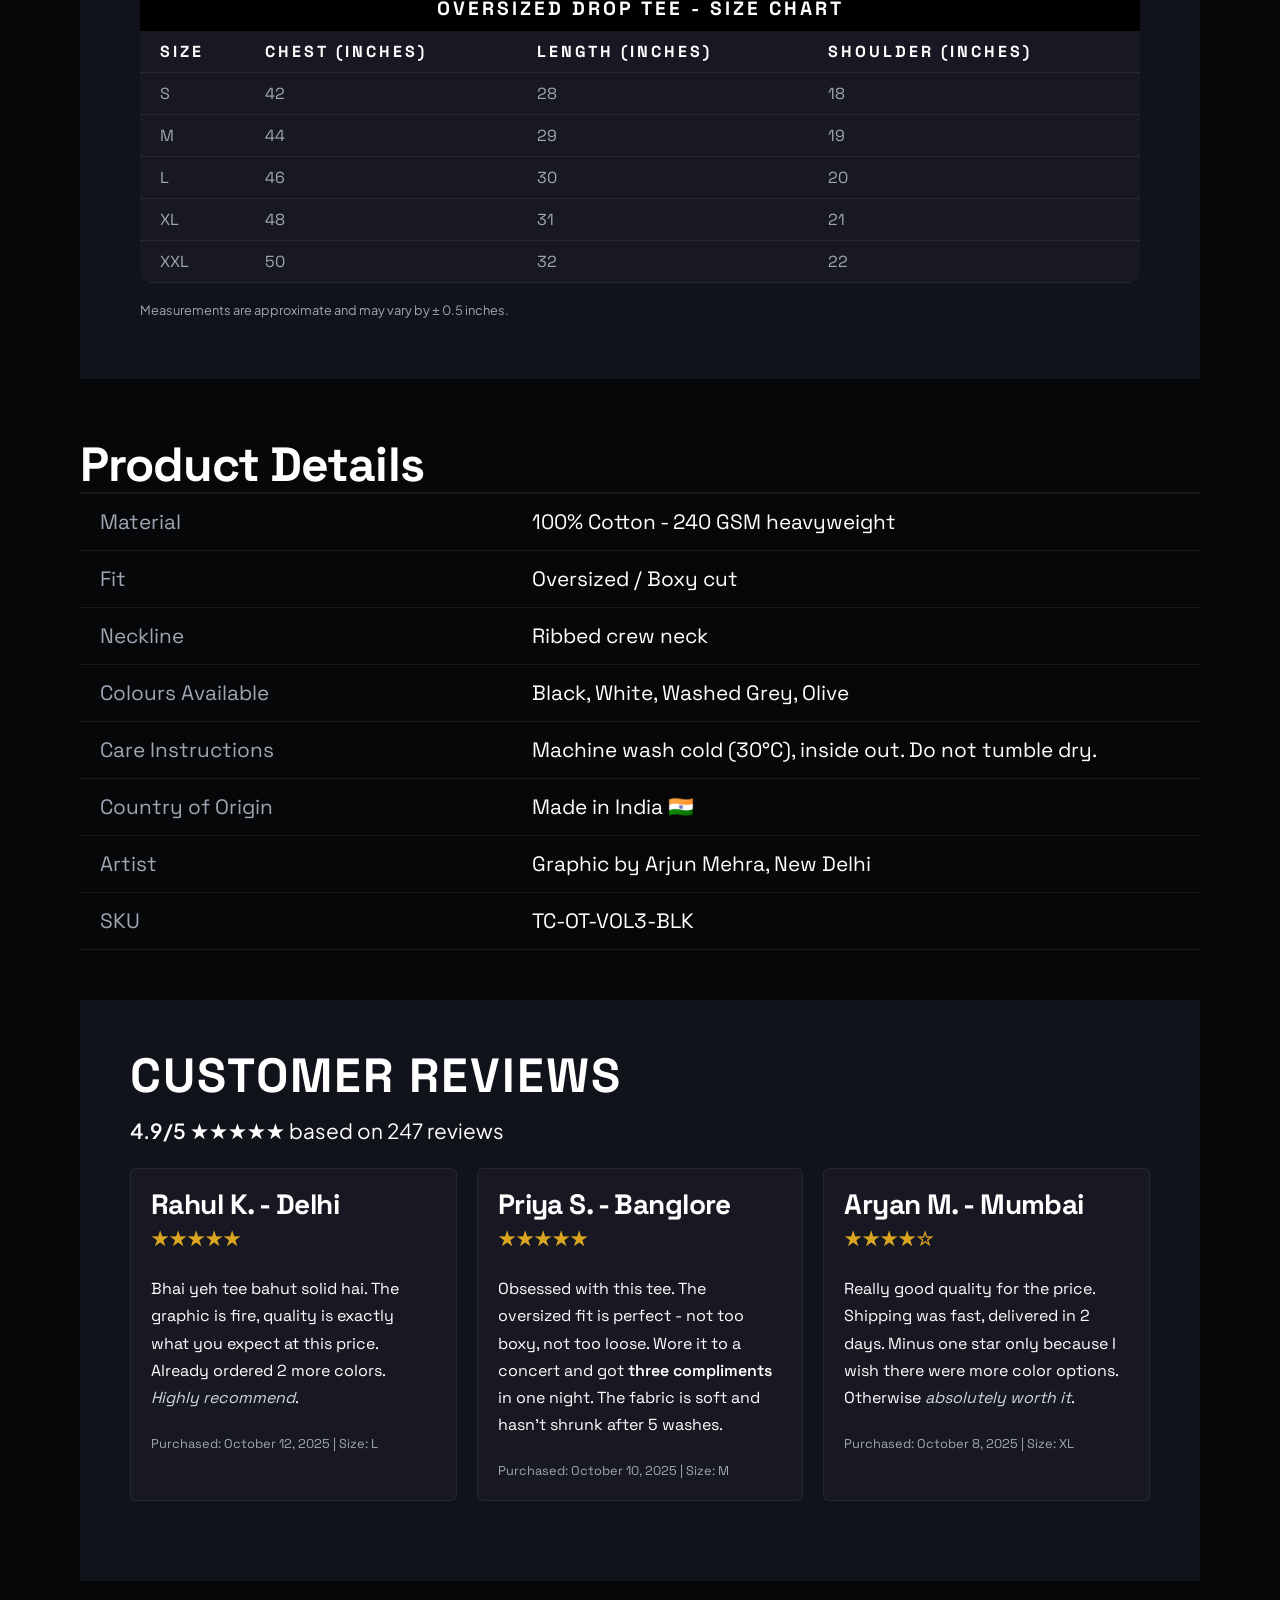
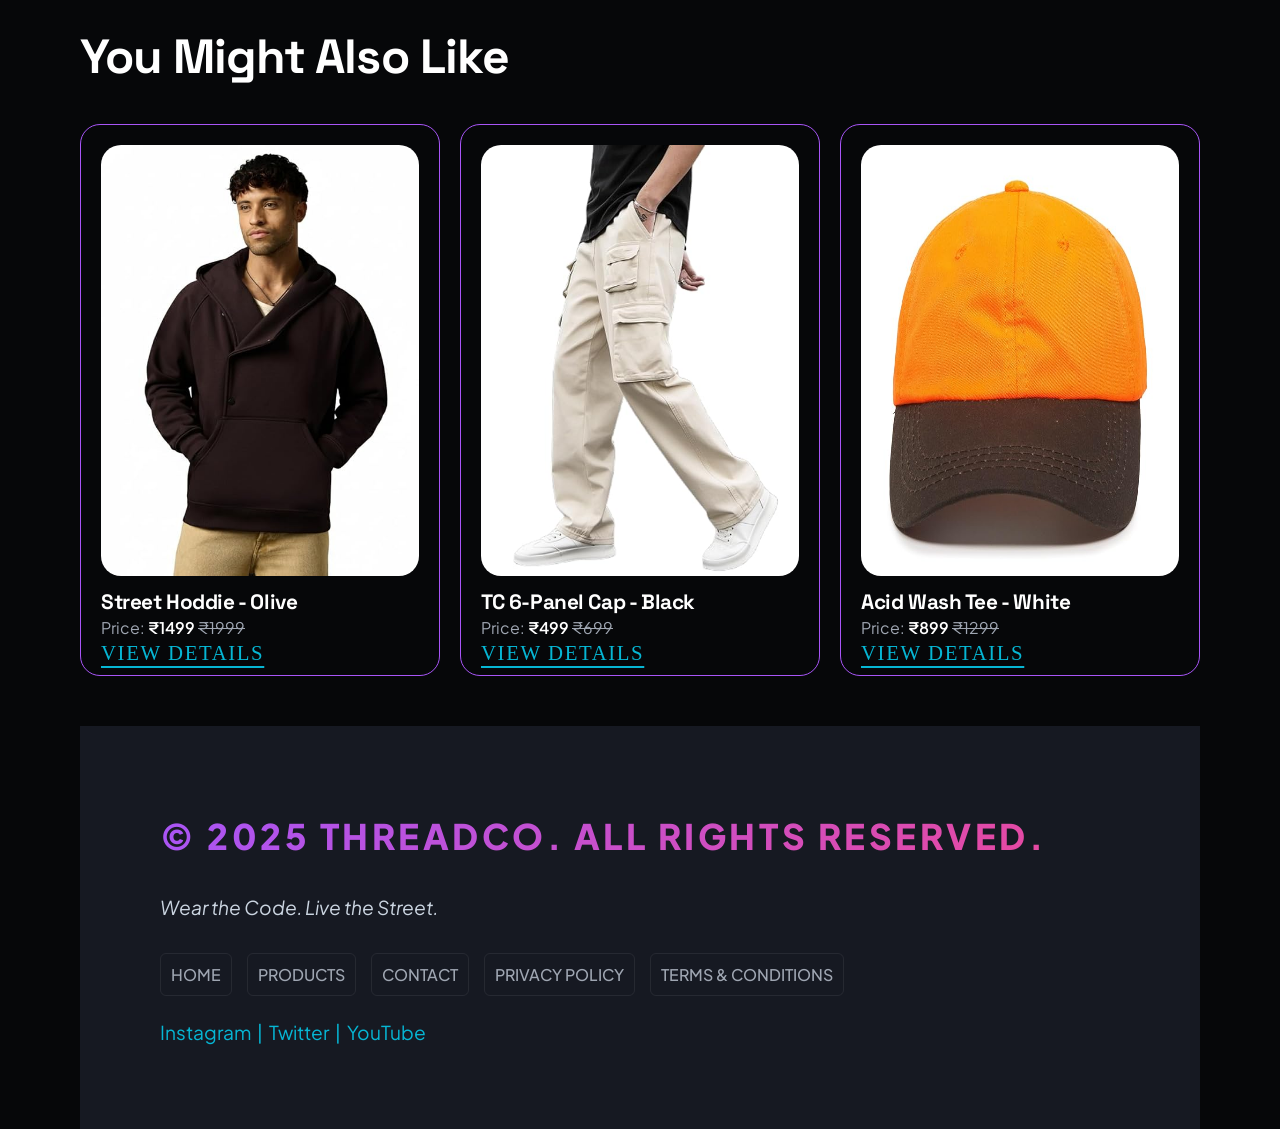
<file: productDetails.html>
<!DOCTYPE html>
<html lang="en">

<head>
    <meta charset="UTF-8">
    <meta name="viewport" content="width=device-width, initial-scale=1.0">
    <title>ThreadCo - Product Details</title>
    <link rel="stylesheet" href="style.css">
</head>

<body>
    <header>
        <h1>ThreadCo</h1>
        <nav>
            <ul>
                <li><a href="index.html">Home</a></li>
                <li><a href="product.html">Products</a></li>
                <li><a href="productDetails.html">Product Details</a></li>
                <li><a href="Contact.html">Contact</a></li>
                <li><a href="" id="cart">Cart (0)</a></li>
            </ul>
        </nav>
    </header>

    <main>
        <div id="heading">
            <p><a href="index.html">Home</a>&nbsp;&nbsp; › &nbsp;&nbsp;<a href="product.html">&nbsp;&nbsp; Products
                    &nbsp;&nbsp;</a> ›&nbsp;&nbsp; Oversized Drop Tee Vol.3</p>
        </div>

        <section class="product-details">
            <!-- Product 1 -->
            <figure id="product-lhero">
                <img src="product 1.jpg" alt="" width="300px" height="500px">
                <figcaption>Oversized Drop Tee Vol.3</figcaption>
            </figure>

            <div id="product-rhero">
                <h2>Oversized Drop Tee Vol.3</h2>

                <p>The Vol.3 drops harder than the ones before it. Heavyweight 240 GSM cotton, a chest graphic
                    designed
                    by <strong>Delhi-based artist Arjun Mehra</strong>, and a boxy cut that pairs with everything.
                    <em>This is the one everyone is waiting for</em>.
                </p>

                <p><strong>&#8377;&nbsp;799</strong> &nbsp;<s>&#8377;1199</s> &nbsp;</p> <mark> 33% OFF</mark><br><br>

                <small>Inclusive of all taxes. Free delivery above ₹ 499.</small>
                <br><br>

                <label for="size">Select Size: </label>
                <select name="size" id="size">
                    <option value="">-- Choose Size --</option>
                    <option value="">S</option>
                    <option value="">M</option>
                    <option value="">L</option>
                    <option value="">XL</option>
                    <option value="">XXL</option>
                </select>

                <a href="#sizes"> &nbsp;Size Guide</a>
                <br><br>

                <label for="qty">Quantity: </label>
                <input type="number" id="qty" min="1" value="1">
                <br>

                <button type="submit">Add to Cart</button> &nbsp;
                <button type="submit">Buy Now</button>
                <br>

                <ul>
                    <li>✓ Free delivery on orders above ₹ 499</li>
                    <li>✓ Ships within 48 hours</li>
                    <li>✓ Free returns within 7 days</li>
                    <li>✓ Cash on delivery available</li>
                </ul>
            </div>
        </section>

        <section class="size-guide">
            <h2 id="sizes">Size Guide</h2>
            <p>ThreadCo tees run <strong>oversized by design.</strong> If you prefer a fitted look, size down.</p>

            <table class="size-table">
                <caption>ThreadCo Oversized Fit — All measurements in inches</caption>
                <tr>
                    <th colspan="4">Oversized Drop Tee - Size Chart</th>
                </tr>
                <tr>
                    <th>Size</th>
                    <th>Chest (inches)</th>
                    <th>Length (inches)</th>
                    <th>Shoulder (inches)</th>
                </tr>
                <tr>
                    <td>S</td>
                    <td>42</td>
                    <td>28</td>
                    <td>18</td>
                </tr>
                <tr>
                    <td>M</td>
                    <td>44</td>
                    <td>29</td>
                    <td>19</td>
                </tr>
                <tr>
                    <td>L</td>
                    <td>46</td>
                    <td>30</td>
                    <td>20</td>
                </tr>
                <tr>
                    <td>XL</td>
                    <td>48</td>
                    <td>31</td>
                    <td>21</td>
                </tr>
                <tr>
                    <td>XXL</td>
                    <td>50</td>
                    <td>32</td>
                    <td>22</td>
                </tr>
            </table>
            <br>
            <small>Measurements are approximate and may vary by ± 0.5 inches.</small>
        </section>

        <section class="p-details">
            <h2>Product Details</h2>
            <div id="details">
                <dl>
                    <dt>Material</dt>
                    <dd>100% Cotton - 240 GSM heavyweight</dd>
                </dl>

                <dl>
                    <dt>Fit</dt>
                    <dd>Oversized / Boxy cut</dd>
                </dl>

                <dl>
                    <dt>Neckline</dt>
                    <dd>Ribbed crew neck</dd>
                </dl>

                <dl>
                    <dt>Colours Available</dt>
                    <dd>Black, White, Washed Grey, Olive</dd>
                </dl>

                <dl>
                    <dt>Care Instructions</dt>
                    <dd>Machine wash cold (30°C), inside out. Do not tumble dry.</dd>
                </dl>

                <dl>
                    <dt>Country of Origin</dt>
                    <dd>Made in India 🇮🇳</dd>
                </dl>

                <dl>
                    <dt>Artist</dt>
                    <dd>Graphic by Arjun Mehra, New Delhi</dd>
                </dl>

                <dl>
                    <dt>SKU</dt>
                    <dd>TC-OT-VOL3-BLK</dd>
                </dl>
            </div>
        </section>

        <section class="customer-review">
            <h2>Customer Reviews</h2>

            <p><strong>4.9/5 &#9733;&#9733;&#9733;&#9733;&#9733;</strong> based on 247 reviews</p>

            <div id="reviews">

                <div>
                    <h3>Rahul K. - Delhi</h3>
                    <p>&#9733;&#9733;&#9733;&#9733;&#9733;</p>
                    <p>Bhai yeh tee bahut solid hai. The graphic is fire, quality is exactly what you expect at this
                        price.
                        Already ordered 2 more colors. <em>Highly recommend</em>.</p><br>
                    <small>Purchased: October 12, 2025 | Size: L</small>
                </div>

                <div>
                    <h3>Priya S. - Banglore</h3>
                    <p>&#9733;&#9733;&#9733;&#9733;&#9733;</p>
                    <p>Obsessed with this tee. The oversized fit is perfect - not too boxy, not too loose. Wore it to a
                        concert and got <strong>three compliments</strong> in one night. The fabric is soft and hasn't
                        shrunk after 5 washes.</p><br>
                    <small>Purchased: October 10, 2025 | Size: M</small>
                </div>

                <div>
                    <h3>Aryan M. - Mumbai</h3>
                    <p>&#9733;&#9733;&#9733;&#9733;&#9734;</p>
                    <p>Really good quality for the price. Shipping was fast, delivered in 2 days. Minus one star only
                        because I wish there were more color options. Otherwise <em>absolutely worth it</em>.</p><br>
                    <small>Purchased: October 8, 2025 | Size: XL</small>
                </div>
            </div>
        </section>

        <section id="you-may-like">
            <h2>You Might Also Like</h2>
            <article>
                <div>
                    <!-- Product 1 -->
                    <figure>
                        <img src="product 2.jpg" alt="">
                        <figcaption>Street Hoddie - Olive</figcaption>
                    </figure>
                    <h3>Street Hoddie - Olive</h3>
                    <p>Price: <strong>&#8377;1499</strong> <s>&#8377;1999</s> &nbsp;</p>
                    <a href="">View Details</a>
                </div>
            </article>

            <article>
                <div>
                    <!-- Product 2 -->
                    <figure>
                        <img src="product 3.jpg" alt="">
                        <figcaption>TC 6-Panel Cap - Black</figcaption>
                    </figure>
                    <h3>TC 6-Panel Cap - Black</h3>
                    <p>Price: <strong>&#8377;499</strong> <s>&#8377;699</s> &nbsp;</p>
                    <a href="">View Details</a>
                </div>
            </article>

            <article>
                <div>
                    <!-- Product 3 -->
                    <figure>
                        <img src="product 4.jpg" alt="">
                        <figcaption>Acid Wash Tee - White</figcaption>
                    </figure>
                    <h3>Acid Wash Tee - White</h3>
                    <p>Price: <strong>&#8377;899</strong> <s>&#8377;1299</s> &nbsp;</p>
                    <a href="">View Details</a>
                </div>
            </article>
        </section>
    </main>

    <footer class="footer">
        <p>&copy; 2025 ThreadCo. All rights reserved.</p>
        <p><em>Wear the Code. Live the Street.</em></p>
        <nav>
            <ul>
                <li><a href="index.html">Home</a></li>
                <li><a href="product.html">Products</a></li>
                <li><a href="Contact.html">Contact</a></li>
                <li><a href="">Privacy Policy</a></li>
                <li><a href="">Terms & Conditions</a></li>
            </ul>

        </nav>

        <p><a href="">Instagram</a>&nbsp; |&nbsp; <a href="">Twitter</a>&nbsp; |&nbsp; <a href="">YouTube</a></p>

    </footer>
</body>

</html>
</file>
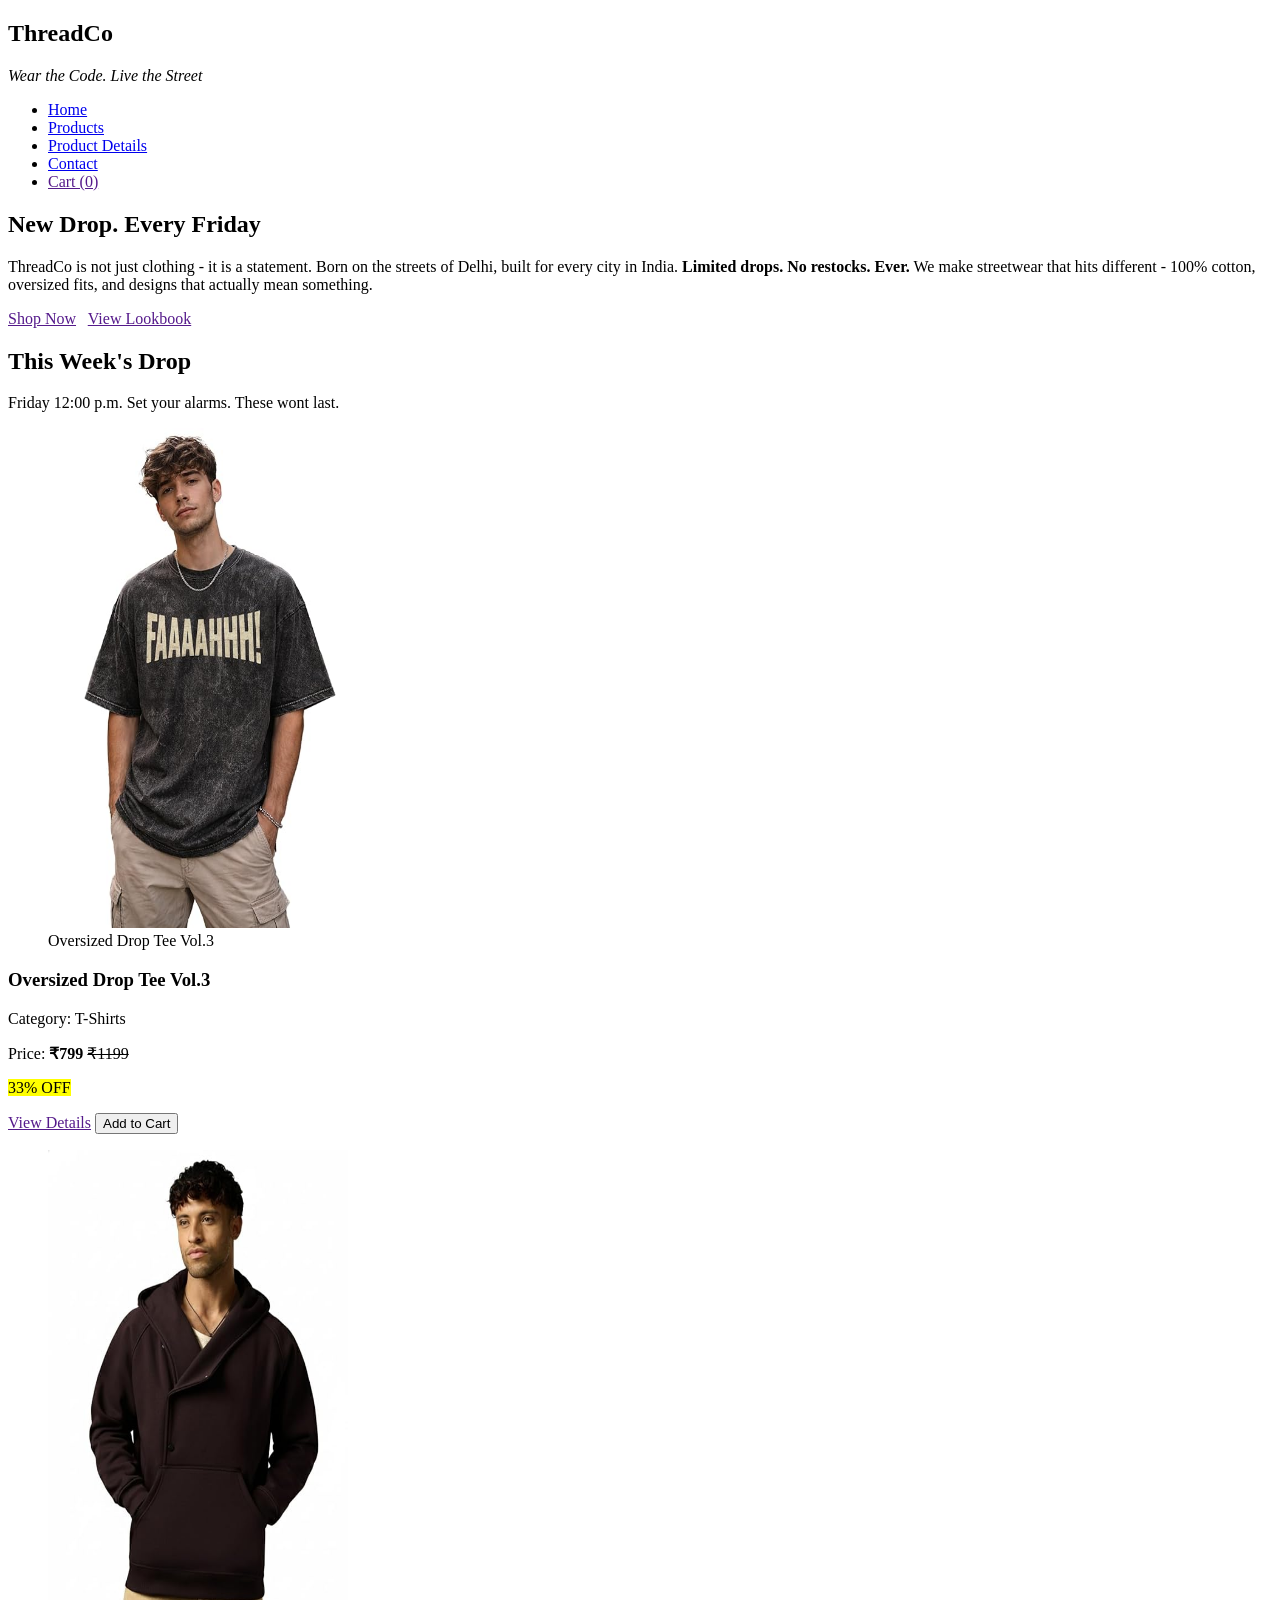
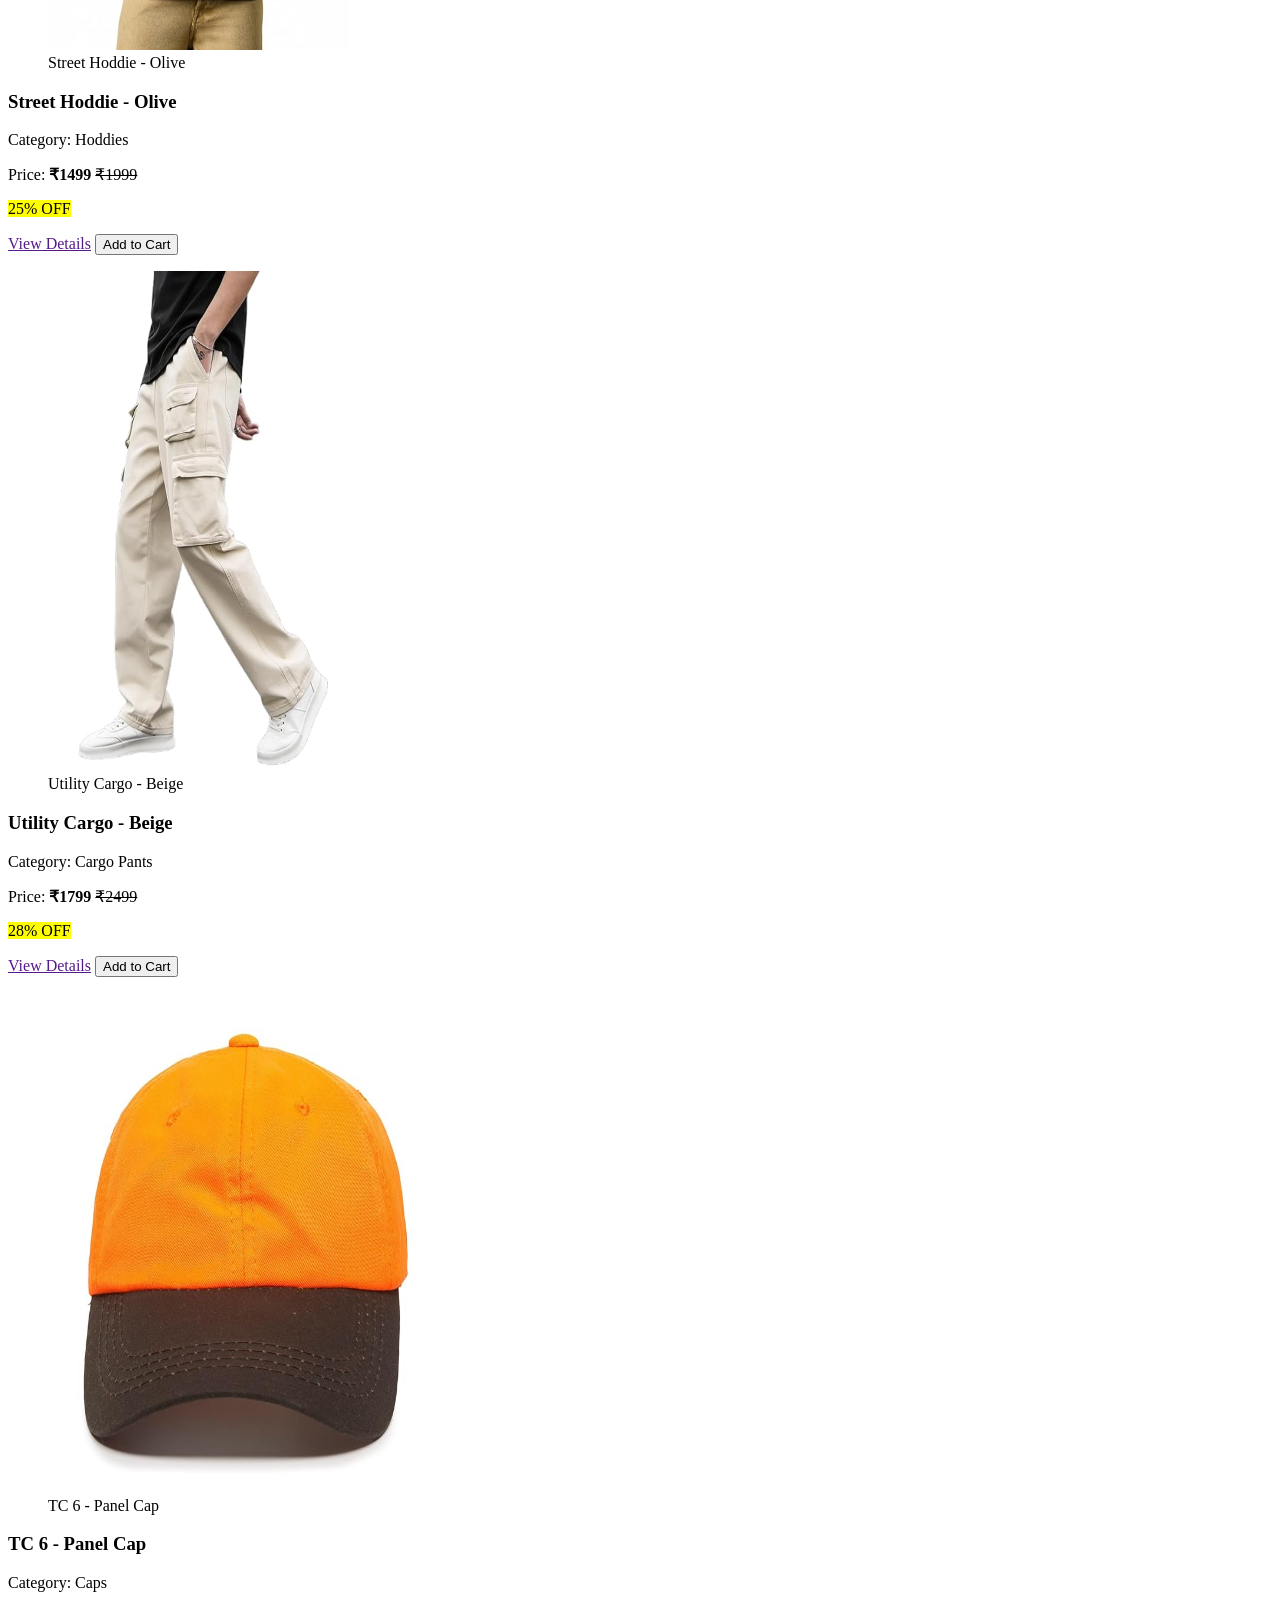
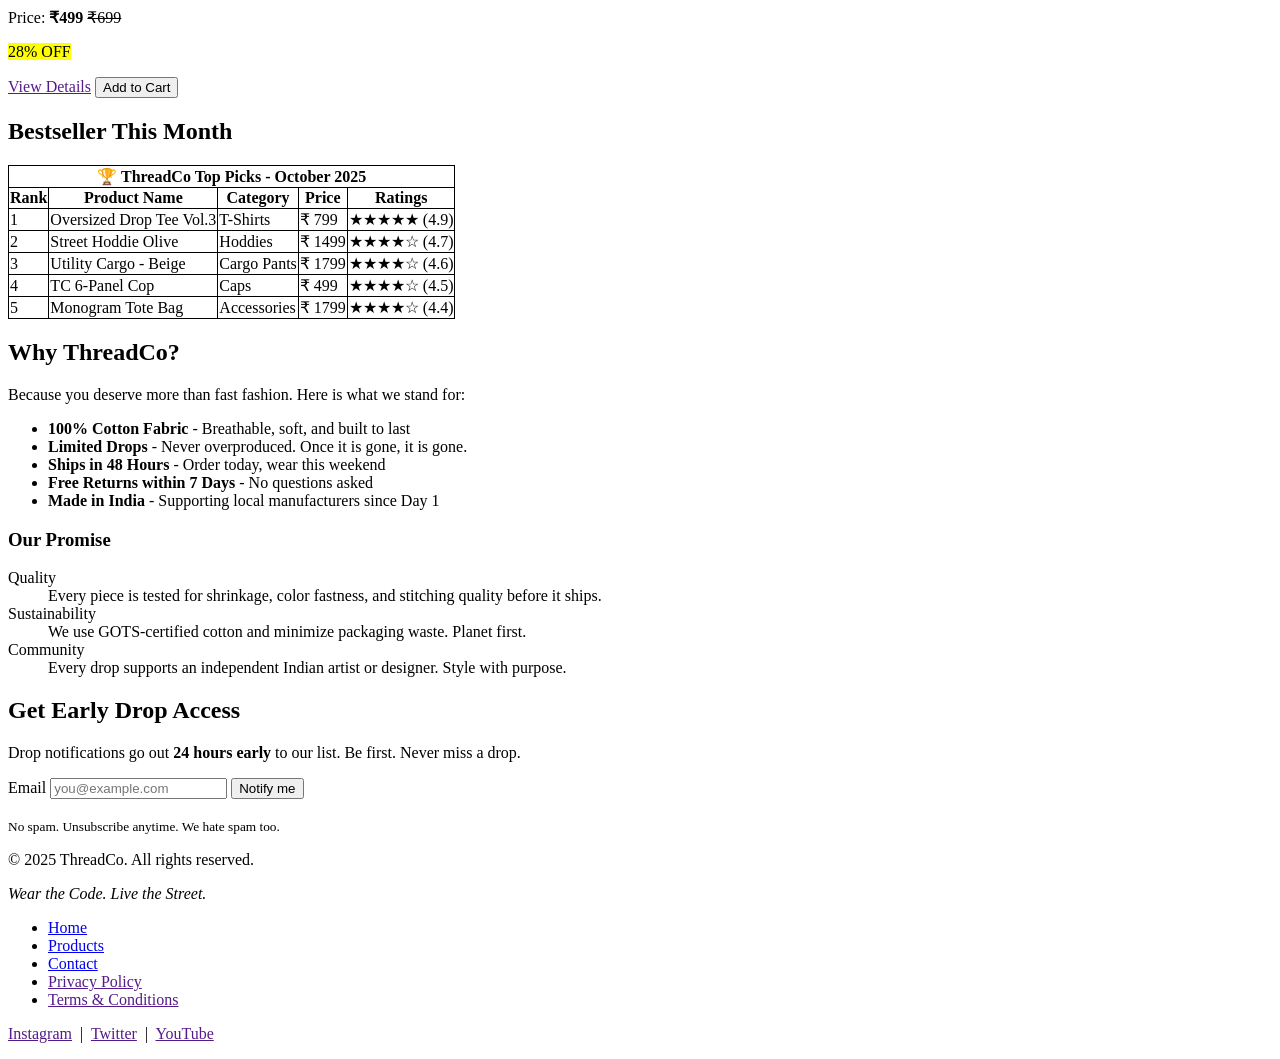
<file: project.html>
<!DOCTYPE html>
<html lang="en">

<head>
    <meta charset="UTF-8">
    <meta name="viewport" content="width=device-width, initial-scale=1.0">
    <title>ThreadCo - Wear the Code. Live the Street</title>
</head>
<style>
    table,
    tr,
    td,
    th {
        border: 1px solid black;
        border-collapse: collapse;
    }
</style>

<body>
    <header>
        <nav>
            <h1>ThreadCo</h1>
            <p><em>Wear the Code. Live the Street</em></p>

            <ul>
                <li><a href="project.html">Home</a></li>
                <li><a href="product.html">Products</a></li>
                <li><a href="productDetails.html">Product Details</a></li>
                <li><a href="Contact.html">Contact</a></li>
                <li><a href="">Cart (0)</a></li>
            </ul>
        </nav>
    </header>

    <main>
        <article>
            <section>
                <h2>New Drop. Every Friday</h2>
                <p>ThreadCo is not just clothing - it is a statement. Born on the streets of Delhi, built for every city
                    in India. <strong>Limited drops. No restocks. Ever.</strong> We make streetwear that hits different
                    - 100% cotton, oversized fits, and designs that actually mean something.</p>

                <p><a href="">Shop Now</a> &nbsp; <a href="">View Lookbook</a></p>
        </article>
        </section>

        <section>
            <article>
                <h2>This Week's Drop</h2>
                <p>Friday 12:00 p.m. Set your alarms. These wont last.</p>

                <!-- Product 1 -->
                <figure>
                    <img src="product 1.jpg" alt="" width="300px" height="500px">
                    <figcaption>Oversized Drop Tee Vol.3</figcaption>
                </figure>
                <h3>Oversized Drop Tee Vol.3</h3>
                <p>Category: T-Shirts</p>
                <p>Price: <strong>&#8377;799</strong> <s>&#8377;1199</s></p>
                <p><mark>33% OFF</mark></p>
                <a href="">View Details</a>
                <button type="submit">Add to Cart</button>

                <!-- Product 2 -->
                <figure>
                    <img src="product 2.jpg" alt="" width="300px" height="500px">
                    <figcaption>Street Hoddie - Olive</figcaption>
                </figure>
                <h3>Street Hoddie - Olive</h3>
                <p>Category: Hoddies</p>
                <p>Price: <strong>&#8377;1499</strong> <s>&#8377;1999</s></p>
                <p><mark>25% OFF</mark></p>
                <a href="">View Details</a>
                <button type="submit">Add to Cart</button>

                <!-- Product 3 -->
                <figure>
                    <img src="product 3.jpg" alt="" width="300px" height="500px">
                    <figcaption>Utility Cargo - Beige</figcaption>
                </figure>
                <h3>Utility Cargo - Beige</h3>
                <p>Category: Cargo Pants</p>
                <p>Price: <strong>&#8377;1799</strong> <s>&#8377;2499</s></p>
                <p><mark>28% OFF</mark></p>
                <a href="">View Details</a>
                <button type="submit">Add to Cart</button>

                <!-- Product 4 -->
                <figure>
                    <img src="product 4.jpg" alt="" width="400px" height="500px">
                    <figcaption>TC 6 - Panel Cap</figcaption>
                </figure>
                <h3>TC 6 - Panel Cap</h3>
                <p>Category: Caps</p>
                <p>Price: <strong>&#8377;499</strong> <s>&#8377;699</s></p>
                <p><mark>28% OFF</mark></p>
                <a href="">View Details</a>
                <button type="submit">Add to Cart</button>
            </article>
        </section>

        <section>
            <h2>Bestseller This Month</h2>
            <table>
                <tr>
                    <td colspan="5" style="text-align: center;"><strong>🏆 ThreadCo Top Picks - October 2025</strong>
                    </td>
                </tr>

                <tr>
                    <td style="text-align: center;"><strong>Rank</strong></td>
                    <td style="text-align: center;"><strong>Product Name</strong></td>
                    <td style="text-align: center;"><strong>Category</strong></td>
                    <td style="text-align: center;"><strong>Price</strong></td>
                    <td style="text-align: center;"><strong>Ratings</strong></td>
                </tr>

                <tr>
                    <td>1</td>
                    <td>Oversized Drop Tee Vol.3</td>
                    <td>T-Shirts</td>
                    <td>&#8377 799</td>
                    <td>&#9733;&#9733;&#9733;&#9733;&#9733; (4.9)</td>
                </tr>

                <tr>
                    <td>2</td>
                    <td>Street Hoddie Olive</td>
                    <td>Hoddies</td>
                    <td>&#8377 1499</td>
                    <td>&#9733;&#9733;&#9733;&#9733;&#9734; (4.7)</td>
                </tr>

                <tr>
                    <td>3</td>
                    <td>Utility Cargo - Beige</td>
                    <td>Cargo Pants</td>
                    <td>&#8377 1799</td>
                    <td>&#9733;&#9733;&#9733;&#9733;&#9734; (4.6)</td>
                </tr>

                <tr>
                    <td>4</td>
                    <td> TC 6-Panel Cop</td>
                    <td>Caps</td>
                    <td>&#8377 499</td>
                    <td>&#9733;&#9733;&#9733;&#9733;&#9734; (4.5)</td>
                </tr>

                <tr>
                    <td>5</td>
                    <td>Monogram Tote Bag</td>
                    <td>Accessories</td>
                    <td>&#8377 1799</td>
                    <td>&#9733;&#9733;&#9733;&#9733;&#9734; (4.4)</td>
                </tr>
            </table>
        </section>

        <section>
            <article>
                <h2>Why ThreadCo?</h2>
                <p>Because you deserve more than fast fashion. Here is what we stand for:</p>
                <ul>
                    <li><strong>100% Cotton Fabric</strong> - Breathable, soft, and built to last</li>
                    <li><strong>Limited Drops</strong> - Never overproduced. Once it is gone, it is gone.</li>
                    <li><strong>Ships in 48 Hours</strong> - Order today, wear this weekend</li>
                    <li><strong>Free Returns within 7 Days</strong> - No questions asked</li>
                    <li><strong>Made in India</strong> - Supporting local manufacturers since Day 1</li>
                </ul>
                <h3>Our Promise</h3>
                <dl>
                    <dt>Quality</dt>
                    <dd>Every piece is tested for shrinkage, color fastness, and stitching quality before it ships.</dd>

                    <dt>Sustainability</dt>
                    <dd>We use GOTS-certified cotton and minimize packaging waste. Planet first.</dd>

                    <dt>Community</dt>
                    <dd>Every drop supports an independent Indian artist or designer. Style with purpose.</dd>
                </dl>
            </article>
        </section>

        <section>
            <h2>Get Early Drop Access</h2>
            <p>Drop notifications go out <strong>24 hours early</strong> to our list. Be first. Never miss a drop.</p>

            <label for="email">Email</label>
            <input type="email" id="email" placeholder="you@example.com">
            <button type="submit">Notify me</button>
            <br><br>
            <small>No spam. Unsubscribe anytime. We hate spam too.</small>

        </section>
    </main>

    <footer>
        <p>&copy; 2025 ThreadCo. All rights reserved.</p>
        <p><em>Wear the Code. Live the Street.</em></p>
        <nav>
            <ul>
                <li><a href="project.html">Home</a></li>
                <li><a href="product.html">Products</a></li>
                <li><a href="Contact.html">Contact</a></li>
                <li><a href="">Privacy Policy</a></li>
                <li><a href="">Terms & Conditions</a></li>
            </ul>
        </nav>

        <p><a href="">Instagram</a>&nbsp; |&nbsp; <a href="">Twitter</a>&nbsp; |&nbsp; <a href="">YouTube</a></p>

    </footer>
</body>

</html>
</file>
<file: style.css>
@import url('https://fonts.googleapis.com/css2?family=Plus+Jakarta+Sans:wght@300;400;500;600;700;800&family=Space+Grotesk:wght@400;500;600;700;800&display=swap');

* {
    padding: 0;
    margin: 0;
    box-sizing: border-box;

}

:root {
    /* Brand Theme Colors */
    --color-primary: #a855f7;
    --color-primary-glow: rgba(168, 85, 247, 0.25);
    --color-secondary: #ec4899;
    --color-secondary-glow: rgba(236, 72, 153, 0.25);
    --color-accent: #06b6d4;


    /* Base & Layout Backgrounds */
    --color-bg-base: #060709;
    --color-bg-section: #0c0d14;
    --color-bg-footer: #161922;
    --color-surface: #11131a;
    --color-surface-muted: #1e212f;


    /* Borders */
    --color-border: rgba(255, 255, 255, 0.07);


    /* Typography Text Colors */
    --white: #ffffff;
    --color-text-body: #cbd5e1;
    --color-text-muted: #9fa6b2;
    --font-display: 'Space Grotesk', sans-serif;
    --font-body: 'Plus Jakarta Sans', sans-serif;
    --radius-sm: 6px;
    --radius-md: 12px;
    --radius-lg: 20px;
    --shadow-sm: 0 4px 12px rgba(0, 0, 0, 0.5);
    --shadow-md: 0 12px 36px rgba(0, 0, 0, 0.7);
    --shadow-lg: 0 24px 64px rgba(0, 0, 0, 0.9);
    --gradient-accent: linear-gradient(135deg, var(--color-primary) 0%, var(--color-secondary) 100%);
    --gradient-secondary: linear-gradient(135deg, var(--color-accent) 0%, #3b82f6 100%);
}

html {
    font-size: 16px;
}

h1,
h2,
h3,
h4,
h5,
h6 {
    font-family: var(--font-display);
    font-weight: 700;
    line-height: 1.1;
    letter-spacing: -0.02em;
    color: var(--white);
}


h1 {
    font-size: clamp(2.4rem, 6vw, 5rem);
}

h2 {
    font-size: clamp(1.8rem, 4vw, 3rem);
}

h3 {
    font-size: clamp(1.2rem, 2.5vw, 1.75rem);
}

h4 {
    font-size: 1.125rem;
    font-weight: 600;
}

p {
    font-size: 1rem;
    line-height: 1.7;
    color: var(--color-text-muted);
}


small {
    font-size: 0.8rem;
    color: var(--color-text-muted);
}

strong {
    color: var(--white);
    font-weight: 600;
}

em {
    color: var(--color-text-body);
}

ul {
    list-style: none;
}

a {
    text-decoration: none;
}

body {
    background-color: var(--color-bg-base);
    padding: 0 80px;
}

header {
    z-index: 1000;
    position: fixed;
    background-color: rgba(0, 0, 0, 0.5);
    display: flex;
    left: 60px;
    right: 60px;
    border-bottom: 1px solid var(--color-border);
    justify-content: space-between;
    align-items: center;
    padding: 20px 30px;
    text-transform: uppercase;
    backdrop-filter: blur(10px);
    flex-wrap: wrap;

}

header nav ul {
    display: flex;
    gap: 15px;
    flex-wrap: wrap;
    justify-content: center;
}

header h1 {
    font-size: 2rem;
    letter-spacing: 0.25rem;
    background: var(--gradient-accent);
    background-clip: text;
    color: transparent;
}

header nav a {
    text-wrap: nowrap;
    font-family: var(--font-display);
    color: var(--color-text-muted);
    padding: 14px 20px;
    border-radius: var(--radius-sm);
    font-weight: 600;
}

header nav a:hover {
    background-color: rgba(36, 35, 35, 0.628);
    color: var(--white);
}

#cart {
    background-color: var(--color-primary);
    color: var(--white);
}

#cart:hover {
    background-color: var(--color-secondary);
    color: var(--white);
}

main {
    padding-top: 80px;

}

#hero {
    height: 100vh;
    display: flex;
    justify-content: space-between;
    align-items: center;
}

.left-hero {
    max-width: 690px;
    display: flex;
    flex-direction: column;
    gap: 10px;

}

.left-hero h2 {
    /* font-size: 5rem; */
    font-size: clamp(2rem, 4vw, 5rem);
    text-transform: uppercase;
}

#design {
    background: var(--gradient-accent);
    background-clip: text;
    color: transparent;
}

#hero p {
    /* font-size: 1.5rem; */
    font-size: clamp(1rem, 1.2vw, 1.8rem);
    font-family: var(--font-body);
}

#cta {
    display: flex;
    gap: 15px;
    font-size: 1.2rem;
}

#cta a {
    /* border: 2px solid wheat; */
    padding: 15px 30px;
    margin-top: 20px;
    border-radius: var(--radius-sm);
    text-transform: uppercase;
    color: var(--white);
    font-weight: 700px;
}

#adesign {
    background: var(--gradient-accent);
    color: var(--white);
    font-family: var(--font-display);
    display: flex;
    align-items: center;
}

#adesign2 {
    border: 3px solid rgba(66, 64, 64, 0.926);
}

@keyframes button-motion {
    0% {
        transform: translateY(-5px);
    }

    100% {
        transform: translateY(-5px);
    }
}

#adesign:hover {
    background-color: var(--color-primary);
    box-shadow: 0 15px 30px var(--color-primary-glow);
    text-shadow: 0 2px 10px var(--white);
    animation: button-motion 1s;
}

#adesign2:hover {
    border: 3px solid var(--white);
    background: rgba(71, 63, 63, 0.646);
    animation: button-motion 1s;
}

.right-hero {
    display: flex;
    flex: 1;
    justify-content: center;
    align-items: center;
    height: 500px;

    min-width: 220px;
    object-fit: cover;
    margin-right: 100px;
    position: relative;
}

.right-hero-image {
    max-width: 320px;
    border-radius: var(--radius-lg);
    z-index: 1;
    aspect-ratio: 3/4;
    /* box-shadow: var(--shadow-md); */
    transition-duration: 6s;
    animation: updown 1s infinite alternate;
}

.right-hero-image img {
    max-width: 100%;
    height: auto;
    display: block;
}

.right-hero img {
    /* height: 500px;
    width: 350px; */
    object-fit: cover;
    border-radius: var(--radius-lg);
    transition-duration: 6s;
    animation: updown 1s infinite alternate;
}

@keyframes updown {
    0% {
        transform: translateY(0);
    }

    100% {
        transform: translateY(-20px);
    }
}

.glow {
    width: 350px;
    height: 400px;
    border-radius: 50%;
    position: absolute;
    z-index: -1;
    filter: blur(50px);
}

@keyframes orb-glow {
    0% {
        opacity: .7;
    }

    100% {
        opacity: .3;
    }
}

.orb1 {
    background-color: var(--color-primary);
    top: -55px;
    right: 35%;
    animation: orb-glow 1s infinite 3s alternate;
}

.orb2 {
    background-color: var(--color-secondary);
    bottom: -55px;
    left: 35%;
    animation: orb-glow 1s infinite alternate;
}

#week-drop {
    background-color: #0A0B14;
    padding: 70px 50px;
}

#week-drop h2 {
    text-transform: uppercase;
    /* padding-bottom: 10px; */
}

#week-drop>p {
    margin: 15px 0;
    font-family: var(--font-body);
}

.cards {
    display: flex;
    flex-wrap: wrap;
    gap: 30px;
    margin-top: 40px;
}

article {
    flex: 1 1 260px;
    display: flex;
    overflow: hidden;
    flex-direction: column;
    padding: 10px;
    border: 1px solid var(--color-primary);
    border-radius: var(--radius-lg);
    transition: all 0.2s linear 0s;
}

figcaption {
    display: none;
}

figure {
    overflow: hidden;
    object-fit: cover;
    aspect-ratio: 3/4;
    padding: 10px;
}

figure img {
    width: 100%;
    height: 100%;
    border-radius: var(--radius-lg);
    transition: all 0.2s linear 0s;
}

article {
    position: relative;
}

article h3 {
    padding: 5px 10px 0;
    font-size: 1.3rem;
}

article p:first-of-type {
    font-size: 1rem;
    padding: 0px 10px;
    font-family: var(--font-body);
}

article p span {
    color: var(--color-primary);
    font-weight: 700;
}

article p:nth-of-type(2) {
    font-family: var(--font-body);
    font-size: 1.3rem;
    font-weight: 700;
    padding: 10px 10px;
}

article p:nth-of-type(2) strong {
    font-family: var(--font-display);
}

article p:nth-of-type(2) s {
    margin-left: 10px;
}

article a {
    padding: 10px 10px;
    font-size: 1.3rem;
    color: var(--color-accent);
    text-decoration: underline;
    text-underline-offset: 6px;
    text-transform: uppercase;
    letter-spacing: 0.1rem;
}

article:hover {
    border: 1px solid var(--color-primary-glow);
    box-shadow: 0 15px 30px var(--color-primary-glow);
    transform: translateY(-10px);
}

article:hover>figure img {
    transform: scale(1.08);
}

article a:hover {
    color: var(--color-secondary);
}

article button {
    padding: 13px 13px 13px 13px;
    font-size: 1.3rem;
    font-weight: 770;
    border-radius: var(--radius-md);
    background: rgba(231, 225, 225, 0.831);
}

article button:hover {
    background-color: var(--color-primary);
    text-shadow: 0 5px 10px var(--white);
    cursor: pointer;

}

article p:nth-of-type(3) mark {
    background: var(--gradient-accent);
    border-radius: var(--radius-lg);
    padding: 7px 10px;
    color: var(--color-text-body);
    font-weight: 700;
    font-size: 0.8rem;
    text-transform: uppercase;
    font-family: var(--font-body);
    position: absolute;
    top: 4%;
    left: 64%;
}

.best-seller h2 {
    padding: 60px 5px 20px;
    text-transform: uppercase;
    letter-spacing: 0.1em;
}

.best-seller table {
    margin-bottom: 5%;
    width: 100%;
    color: var(--white);
    border-radius: var(--radius-lg);
    overflow: hidden;
    border-collapse: collapse;
}

.best-seller th[colspan="5"] {
    padding: 20px;
    font-size: 1.5rem;
    text-transform: uppercase;
    font-family: var(--font-display);
    letter-spacing: 0.2em;
    background: var(--gradient-accent);
    text-align: center;
}

.best-seller th {
    padding: 20px 15px;
    text-align: left;
    text-transform: uppercase;
    letter-spacing: 0.1em;
    font-family: var(--font-display);
    background-color: #181920;
}

.best-seller td {
    padding: 20px 15px;
    text-align: left;
    font-family: var(--font-body);
    font-size: 1.2rem;
    background-color: #0F1319;
    border-bottom: solid 1px var(--color-border);
}

tr:hover td {
    background-color: #181920;
}

#best-seller-month tr td:first-of-type:hover {
    color: var(--color-secondary);
}

#why-threadco {
    color: var(--white);
}

#why-threadco h2 {
    text-transform: uppercase;
    font-family: var(--font-display);
    letter-spacing: 0.1em
}

#why-threadco p {
    font-family: var(--font-body);
    margin-bottom: 3%;
}

#why-threadco ul {
    margin-top: 2%;
    display: flex;
    flex-wrap: wrap;
    gap: 20px;
    margin-bottom: 3%;
}

#why-threadco ul li {
    padding: 30px;
    flex: 1 1 240px;
    font-family: var(--font-body);
    font-size: 1.2rem;
    border-radius: var(--radius-lg);
    border-left: 5px solid var(--color-primary);
    border-top: 1px solid var(--color-border);
    border-bottom: 1px solid var(--color-border);
    border-right: 1px solid var(--color-border);
}

#why-threadco ul li:hover {
    border-left: 5px solid var(--color-secondary);
}

#why-threadco ul li span {
    color: var(--color-text-muted);
}

#why-threadco article h3 {
    font-family: var(--font-display);
    border-bottom: solid 1px var(--color-border);
    font-size: 2rem;
}

#why-threadco article dl {
    display: flex;
    flex-wrap: wrap;
    color: var(--white);
    width: 100%;
    height: 100%;
    gap: 50px;
}

#why-threadco article dl dt {
    color: var(--color-accent);
}

.our-promise {
    display: flex;
    margin-top: 20px;
    margin-bottom: 50px;
    gap: 50px;
    font-size: 1.2rem;
    color: var(--color-accent);
    display: inline-block;
    padding: 0 20px;
}

.our-promise dt {
    margin-bottom: 10px;
}

.our-promise dd {
    color: var(--color-text-muted);
}

.end-section {
    background: var(--color-bg-section);
    text-align: center;
    padding: 100px;
    display: flex;
    flex-direction: column;
}

.end-section h2 {
    text-transform: uppercase;
    font-family: var(--font-display);
    margin-bottom: 15px;
}

.end-section p {
    font-family: var(--font-body);
    margin-bottom: 10px;
    max-width: 500px;
    margin: auto;
}

#notify {
    margin-top: 20px;
    display: flex;
    justify-content: center;
    color: white;
}

#notify label {
    display: none;
}


#notify input {
    padding: 15px 200px 15px 15px;
    background: var(--color-surface-muted);
    color: var(--white);
    font-family: var(--font-body);
    font-size: 1.2rem;
    border: solid 1px var(--color-border);
    border-top-left-radius: var(--radius-md);
    border-bottom-left-radius: var(--radius-md);
}

#notify button {
    padding: 15px 50px;
    background: var(--gradient-accent);
    border: solid 1px var(--color-border);
    font-family: var(--font-body);
    color: var(--white);
    font-weight: 800;
    font-size: 1.2rem;
    letter-spacing: 0.15em;
    text-transform: uppercase;
    border-top-right-radius: var(--radius-sm);
    border-bottom-right-radius: var(--radius-sm);
}

#notify button:hover {
    box-shadow: 0 10px 10px var(--color-primary-glow);
    text-shadow: 0 2px 10px var(--white);
}

.end-section small {
    font-family: var(--font-body);
    font-size: 1.2rem;
}

.footer {
    background: var(--color-bg-footer);
    padding: 80px 80px;
}

.footer p:first-child {
    font-size: 2.2rem;
    font-family: var(--font-body);
    background: var(--gradient-accent);
    background-clip: text;
    color: transparent;
    text-transform: uppercase;
    font-weight: 800;
    letter-spacing: 0.1em;
    margin-bottom: 25px;
}

.footer p:nth-child(2) {
    font-family: var(--font-body);
    font-size: 1.2rem;
    margin-bottom: 30px;
}

.footer nav ul {
    display: flex;
    gap: 15px;
    text-transform: uppercase;
    font-family: var(--font-body);
    flex-wrap: wrap;
}

.footer nav ul li {
    border: solid 1px var(--color-border);
    border-radius: var(--radius-sm);
    padding: 10px;
    margin-bottom: 20px;
}

.footer nav ul li:hover {
    border: 1px solid var(--white);
    background: rgba(78, 71, 71, 0.292);
}

.footer nav ul li a {
    color: var(--color-text-muted);
    font-weight: 500;
}

.footer p:last-child {
    color: var(--color-accent);
    font-size: 1.2rem;
    font-family: var(--font-body);
}

.footer p:last-child a {
    color: var(--color-accent);
    font-size: 1.2rem;
    font-family: var(--font-body);
}

.footer p:last-child a:hover {
    color: var(--color-secondary);
}

#catalogue {
    padding: 50px;
}

#catalogue h2 {
    text-transform: uppercase;
    padding-bottom: 10px;
    font-size: 4rem;
}

#catalogue p {
    font-family: var(--font-body);
    font-size: 1.1rem;
}

#product-layout {
    display: grid;
    grid-template-columns: 300px 1fr;
    background-color: var(--color-bg-section);
    padding: 50px;
    gap: 30px;
    position: relative;
    align-items: start;
}

.grid {
    display: grid;
    grid-template-columns: repeat(auto-fill, minmax(220px, 1fr));
    gap: 20px;
}

#sidebar {
    background-color: #171822;
    border-radius: var(--radius-lg);
    padding: 40px;
    position: sticky;
    top: 85px;
    height: auto;
}

#sidebar h3 {
    text-transform: uppercase;
    border-bottom: 3px solid var(--color-border);
    padding-bottom: 8px;
    color: var(--color-primary);
    font-family: var(--font-body);
    letter-spacing: 2px;
}

#sidebar h4 {
    padding-top: 20px;
    text-transform: uppercase;
    font-family: var(--font-body);
    padding-bottom: 20px;
    letter-spacing: 2px;
}

#sidebar label {
    color: var(--color-text-muted);
    font-family: var(--font-body);
    cursor: pointer;
}

#sidebar ul {
    display: flex;
    flex-direction: column;
    gap: 20px;
}

#sidebar ul li {
    display: flex;
    gap: 10px;
}

#sidebar input[type="checkbox"] {
    accent-color: var(--color-primary);
    border: none;
    width: 18px;
    height: 18px;
    cursor: pointer;
}

#sidebar ul li input {
    background-color: var(--color-primary);
}

#sidebar input[type="number"] {
    background-color: var(--color-surface);
    border: 2px solid var(--color-border);
    border-radius: var(--radius-sm);
    height: 35px;
    padding: 20px;
    width: 100%;
    margin: 10px 0;
    color: white;
    font-size: 1rem;
    outline: none;
}

#sidebar input[type="number"]:focus {
    border-color: var(--color-primary);
}

#sidebar select {
    background-color: var(--color-surface);
    border: 2px solid var(--color-border);
    border-radius: var(--radius-sm);
    height: 35px;
    padding: 0px 10px;
    width: 100%;
    margin: 10px 0;
    color: white;
    font-size: 1rem;
    outline: none;
}

#sidebar button {
    width: 100%;
    padding: 10px;
    margin-bottom: 10px;
    border-radius: var(--radius-sm);
    text-transform: uppercase;
    font-weight: 700;
    font-family: var(--font-display);
}

#clear-all {
    background-color: transparent;
    color: var(--color-text-muted);
    border: 2px solid var(--color-border);
}

#products h2 {
    text-transform: uppercase;
    color: var(--color-text-muted);
    padding-bottom: 20px;
    font-family: var(--font-body);
    letter-spacing: 2px;
}

.grid article figure {
    aspect-ratio: 4/4;
}

.grid article h4 {
    padding-left: 10px;
}

.grid article p:nth-of-type(3) {
    padding: 10px;
}

.comparison p {
    font-family: var(--font-body);
    padding-bottom: 10px;
}

.comparison tr:nth-of-type(1) th {
    text-align: center;
    color: var(--color-text-muted);
    background-color: black;
}

.comparison tr {
    text-align: left;
}

.comparison th {
    border: 2px solid black;
}

.comparison table tr:nth-of-type(n+5) th,
.comparison table tr:nth-of-type(3) th {
    color: var(--color-accent);
}

#products article:nth-of-type(6) button:hover {
    background-color: rgba(66, 64, 64, 0.926);
    border: none;
    text-shadow: none;
}

#heading{
    font-family: var(--font-body);
    color: var(--color-text-muted);
    margin-bottom: 50px;
}

#heading a{
    color: var(--color-primary);
}

.product-details{
    display: flex;
    gap: 50px;
}

#product-lhero{
    display: flex;
    flex-direction: column;
    height: 125vh;
    width: 110vw;
}

#product-rhero h2{
    text-transform: uppercase;
    font-family: var(--font-display);
    letter-spacing: 2px;
    margin-bottom: 30px;
}

#product-rhero p:nth-of-type(1){
    font-family: var(--font-body);
    font-size: 1.2rem;
    letter-spacing: 1.5px;
    margin-bottom: 50px;
}

#product-rhero p:nth-of-type(2){
    font-size: 3rem;
    font-family: var(--font-display);
    letter-spacing: 2px;
    display: inline;
}

#product-rhero p:nth-of-type(2) s{
    font-size: 1.5rem;
}

#product-rhero mark{
    background: var(--gradient-accent);
    border-radius: var(--radius-lg);
    padding: 7px 15px;
    color: var(--white);
    font-weight: 700;
    font-size: 1.4rem;
    text-transform: uppercase;
    font-family: var(--font-body);
}

#product-rhero small{
    font-family: var(--font-body);
    font-size: 1rem;
}

#product-rhero label{
    color: var(--white);
    text-transform: uppercase;
    font-family: var(--font-body);
    letter-spacing: 2px;
}

#product-rhero label{
    display: block;
    margin-bottom: 10px;
    font-weight: 600;
}

#size{
    width: 40%;
    padding: 10px 20px;
    color: var(--white);
    background-color: var(--color-surface);
    font-size: 1rem;
    border-radius: var(--radius-sm);
    outline: none;
}
#size:focus{
    border-color: var(--color-primary);
}

#product-rhero a{
    color: var(--color-accent);
    font-family: var(--font-body);
    margin-left: 10px;
    font-size: 1.2rem;
    text-decoration: underline;
}

#product-rhero label:nth-of-type(2){
    margin-top: 20px;
}

#product-rhero input{
    padding: 10px;
    width: 30%;
    background-color: var(--color-surface);
    border-radius: var(--radius-sm);
    color: white;
    outline: none;
    border: 2px solid var(--color-border);
    margin-bottom: 20px;
}

#product-rhero input[type="number"]:focus{
    border-color: var(--color-primary);
}

#product-rhero button:nth-of-type(1){
    width: 50%;
    padding: 10px;
    font-size: 1.3rem;
    font-family: var(--font-display);
    color: var(--white);
    text-transform: uppercase;
    font-weight: 600;
    background: var(--gradient-accent);
    border-radius: var(--radius-sm);
    border: none;
}

#product-rhero button:nth-of-type(2){
    width: 40%;
    padding: 10px;
    font-size: 1.3rem;
    font-weight: 600;
    color: var(--white);
    background-color: transparent;
    border: 2px solid white;
    border-radius: var(--radius-sm);
    font-family: var(--font-display);
    text-transform: uppercase;
}

#product-rhero button:nth-of-type(1):hover{
    background-color: var(--color-primary);
    text-shadow: 0 2px 10px var(--white);
}

#product-rhero button:nth-of-type(2):hover{
    background: var(--white);
    color: black;
}

#product-rhero ul{
    margin-top: 20px;
    margin-bottom: 30px;
    color: var(--color-text-muted);
    border-left: 4px solid var(--color-accent);
    border-top: 2px solid var(--color-border);
    border-right: 2px solid var(--color-border);
    border-bottom: 2px solid var(--color-border);
    border-radius: var(--radius-md);
    padding: 10px 30px;
    font-size: 1.2rem;
    font-family: var(--font-body);
    width: 92%;
}

.size-guide{
    margin-top: 60px;
    background: var(--color-surface);
    padding: 60px;
    margin-bottom: 60px;
}

#sizes{
    text-transform: uppercase;
    font-size: 4rem;
    letter-spacing: 3px;
    margin-bottom: 10px;
}

.size-guide p{
    font-size: 1.2rem;
    font-family: var(--font-body);
    margin-bottom: 40px;
}

.size-guide table{
    width: 100%;
    overflow: hidden;
    border-collapse: collapse;
    border-radius: var(--radius-md);
}

.size-guide table caption{
    color: var(--color-text-muted);
    font-family: var(--font-body);
    letter-spacing: 1.5px;
    margin-bottom: 10px;
}

.size-guide table th{
    padding: 10px;
}

.size-guide table tr:nth-of-type(1) th{
    background: black;
    font-size: 1.2rem;
    color: white;
    font-weight: 700;
    text-transform: uppercase;
    font-family: var(--font-display);
    letter-spacing: 3px;
    font-weight: 700;
}

.size-guide table tr:nth-of-type(2) th{
    color: white;
    border-bottom: 1px solid var(--color-border);
    font-family: var(--font-display);
    font-weight: 700;
    letter-spacing: 3px;
    text-transform: uppercase;
    background-color: #171822;
    text-align: left;
    padding-left: 20px;
}

.size-guide table tr td{
    border-bottom: 1px solid var(--color-border);
    background-color: #171822;
    color: var(--color-text-muted);
    font-family: var(--font-display);
    font-size: 1rem;
    padding: 10px 20px;
}

.size-guide small{
    font-family: var(--font-body);
    font-size: 0.8rem;
}

#details dl{
    display: grid;
    grid-template-columns: 1fr 1.5fr;
    padding: 15px 20px;
    margin: 0;
    border-bottom: 1px solid var(--color-border);
    font-family: var(--font-display);
    font-size: 1.3rem;
}

.p-details h2{
    border-bottom: 2px solid var(--color-border);
    margin-top: 10px;
}

.p-details dl dt{
    color: var(--color-text-muted);
}

.p-details dl dd{
    color: white;
    display: flex;
}

.customer-review{
    margin-top: 50px;
    background-color: var(--color-surface);
    padding: 50px;
}

.customer-review h2{
    text-transform: uppercase;
    letter-spacing: 2px;
    margin-bottom: 10px;
}

.customer-review p:nth-of-type(1){
    font-size: 1.3rem;
    color: white;
    font-family: var(--font-body);
    margin-bottom: 20px;
}

#reviews{
    /* display: flex;
    justify-content: space-around; */
    display: grid;
    grid-template-columns: repeat(3, 1fr);
    gap: 20px;
    font-family: var(--font-display);
    margin-bottom: 30px;
}

#reviews div{
    border: 1px solid var(--color-border);
    padding: 20px;
    background-color: #171822;
    border-radius: var(--radius-sm);
}

#reviews div:hover{
    animation: button-motion 1s;
    box-shadow: 5px 5px 10px 2px var(--color-primary-glow);
}

#reviews div p:nth-of-type(1){
    color: goldenrod;
}

#reviews div p:nth-of-type(2){
    color: white;
}

#you-may-like{
    display: grid;
    grid-template-columns: repeat(3, 1fr);
    margin-top: 50px;
    gap: 20px;
    margin-bottom: 50px;
}

#you-may-like article figure>img:hover{
    transition: all 0.2s linear 0s;
    transform: scale(1.08);
    overflow: hidden;
}

#you-may-like h2{
    grid-column: 1/-1;
    margin-bottom: 20px;
}

#get-in-touch{
    padding: 50px;
}

#get-in-touch h2{
    font-size: 5rem;
    text-transform: uppercase;
    font-family: var(--font-display);
    letter-spacing: 2px;
    margin-bottom: 10px;
}

#get-in-touch p{
    font-family: var(--font-body);
}

.msg h2{
    text-transform: uppercase;
    letter-spacing: 2px;
    font-family: var(--font-display);
    margin-bottom: 30px;
}

.our-details{
    background-color: var(--color-surface);
    display: flex;
}

.msg{
    flex: 1;
    padding: 50px;
}

.our{
    flex: 0 0 400px;
}

#check{
    font-size: 0.85rem;
    letter-spacing: none;
    text-transform: capitalize;
}

.consent{
    display: flex;
    align-items: center;
    gap: 8px;
    margin-top: 10px;
}

.consent span{
    font-size: 0.8rem;
}

.consent a{
    color: var(--color-primary);
}

.msg fieldset{
    background-color: var(--color-surface);
    border-radius: var(--radius-md);
    border: 1px solid var(--color-border);
    margin-top: 20px;
    padding: 30px;
}

.msg fieldset legend{
    color: var(--color-primary);
    font-weight: 600;
    text-transform: uppercase;
    font-family: var(--font-display);
    letter-spacing: 2px;
}

.msg fieldset input{
    width: 100%;
    background-color: #171822;
    border: 1px solid var(--color-border);
    border-radius: var(--radius-sm);
    padding: 15px;
    color: white;
    margin-top: 10px;
}

.msg fieldset input[type="checkbox"] {
    width: auto;
    padding: 0;
    margin: 0;
}

.msg fieldset label{
    color: white;
    text-transform: uppercase;
    font-family: var(--font-display);
    font-weight: 600;
    letter-spacing: 2px;
}

.msg fieldset small{
    font-family: var(--font-body);

}

.msg form:nth-of-type(2) fieldset select{
    width: 100%;
    background-color: var(--color-surface-muted);
    padding: 10px;
    border-radius: var(--radius-sm);
    color: white;
    margin-top: 10px;
}

.msg form:nth-of-type(2) fieldset textarea{
    width: 100%;
    border: 1px solid var(--color-border);
    border-radius: var(--radius-sm);
    background-color: var(--color-surface-muted);
    color: white;
    padding: 10px;
    margin-top: 10px;
}

.msg button:nth-of-type(1){
    background: var(--gradient-accent);
    padding: 10px 50px;
    border-radius: var(--radius-sm);
    border: none;
    text-transform: uppercase;
    color: white;
    font-weight: 600;
    margin-bottom: 5px;
}

.msg button:nth-of-type(2){
    background: transparent;
    padding: 10px 50px;
    border-radius: var(--radius-sm);
    border: 2px solid var(--color-border);
    text-transform: uppercase;
    color: white;
    font-weight: 600;
    margin-bottom: 5px;
}

.our-details{
    padding: 30px
}

.our-details h2{
    text-transform: uppercase;
    font-family: var(--font-display);
    letter-spacing: 2px;
    margin-bottom: 20px;
}

.our-details address{
    border-left: 3px solid var(--color-primary);
    border-top: 1px solid var(--color-border);
    border-bottom: 1px solid var(--color-border);
    border-right: 1px solid var(--color-border);
    border-radius: var(--radius-sm);
    padding: 20px;
    margin-bottom: 40px;
}

.our-details address strong{
    text-transform: uppercase;
    letter-spacing: 2px;
    font-family: var(--font-body);
}

.our-details address div{
    color: var(--color-text-muted);
    margin-top: 30px;
}

.our-details address a{
    font-family: var(--font-body);
    color: var(--color-accent);
    text-decoration: underline;
} 

.our-details h3{
    text-transform: uppercase;
    letter-spacing: 2px;
    margin-bottom: 10px;
}

.our table {
    width: 100%;
    border-collapse: collapse;
    background-color: var(--color-surface);
    border-radius: var(--radius-md);
    overflow: hidden;
    margin-bottom: 25px;
}

.our th,
.our td {
    padding: 12px 15px;
    text-align: left;
    border-bottom: 1px solid var(--color-border);
}

.our th {
    background-color: #171822;
    color: white;
    font-family: var(--font-display);
    font-size: 0.8rem;
    text-transform: uppercase;
}

.our td {
    background-color: var(--color-surface-muted);
    color: var(--white);
    font-family: var(--font-body);
    font-size: 0.85rem;
}

.our tr:last-child td {
    border-bottom: none;
}

.our ul li{
    border: 2px solid var(--color-border);
    margin-bottom: 10px;
    padding: 10px;
    border-radius: var(--radius-md);
    background-color: var(--color-surface-muted);
}

.our ul li a{
    color: var(--color-accent);
    font-family: var(--font-body);
}

.common-queries{
    padding: 70px 30px;
    color: white;
}

.common-queries h2{
    text-transform: uppercase;
    letter-spacing: 2px;

}

.common-queries p{
    font-family: var(--font-body);
    margin-bottom: 20px;
}

.common-queries details{
    font-family: var(--font-body);
    border-top: 1px solid var(--color-border);
    padding: 30px;
}

.common-queries details:last-of-type{
    border-bottom: 1px solid var(--color-border);
}


@media (max-width: 1200px) {
    header {
        left: 0px;
        right: 0px;
    }

    #hero {
        flex-direction: column;
        text-align: center;
    }

    .left-hero {
        align-items: center;
    }


}

@media (max-width: 891) {
    header {
        flex-direction: column;
        gap: 20px;
    }

    header nav a {
        padding: 6px 10px;
        font-size: 0.9rem;
    }
}

@media (max-width: 768px) {
    header {
        position: static;
    }

    main {
        padding-top: 0;
    }

    .best-seller h2 {
        padding: 30px 5px 10px;
        text-transform: uppercase;
        letter-spacing: 0.1em;
    }

    .best-seller table {
        margin-bottom: 5%;
        width: 100%;
        color: var(--white);
        border-radius: var(--radius-lg);
        overflow: hidden;
        border-collapse: collapse;
        overflow-x: scroll;
    }
}

@media (max-width: 480px) {
    #notify {
        margin-top: 20px;
        display: flex;
        justify-content: center;
        color: white;
        flex-direction: column;
    }
}
</file>
